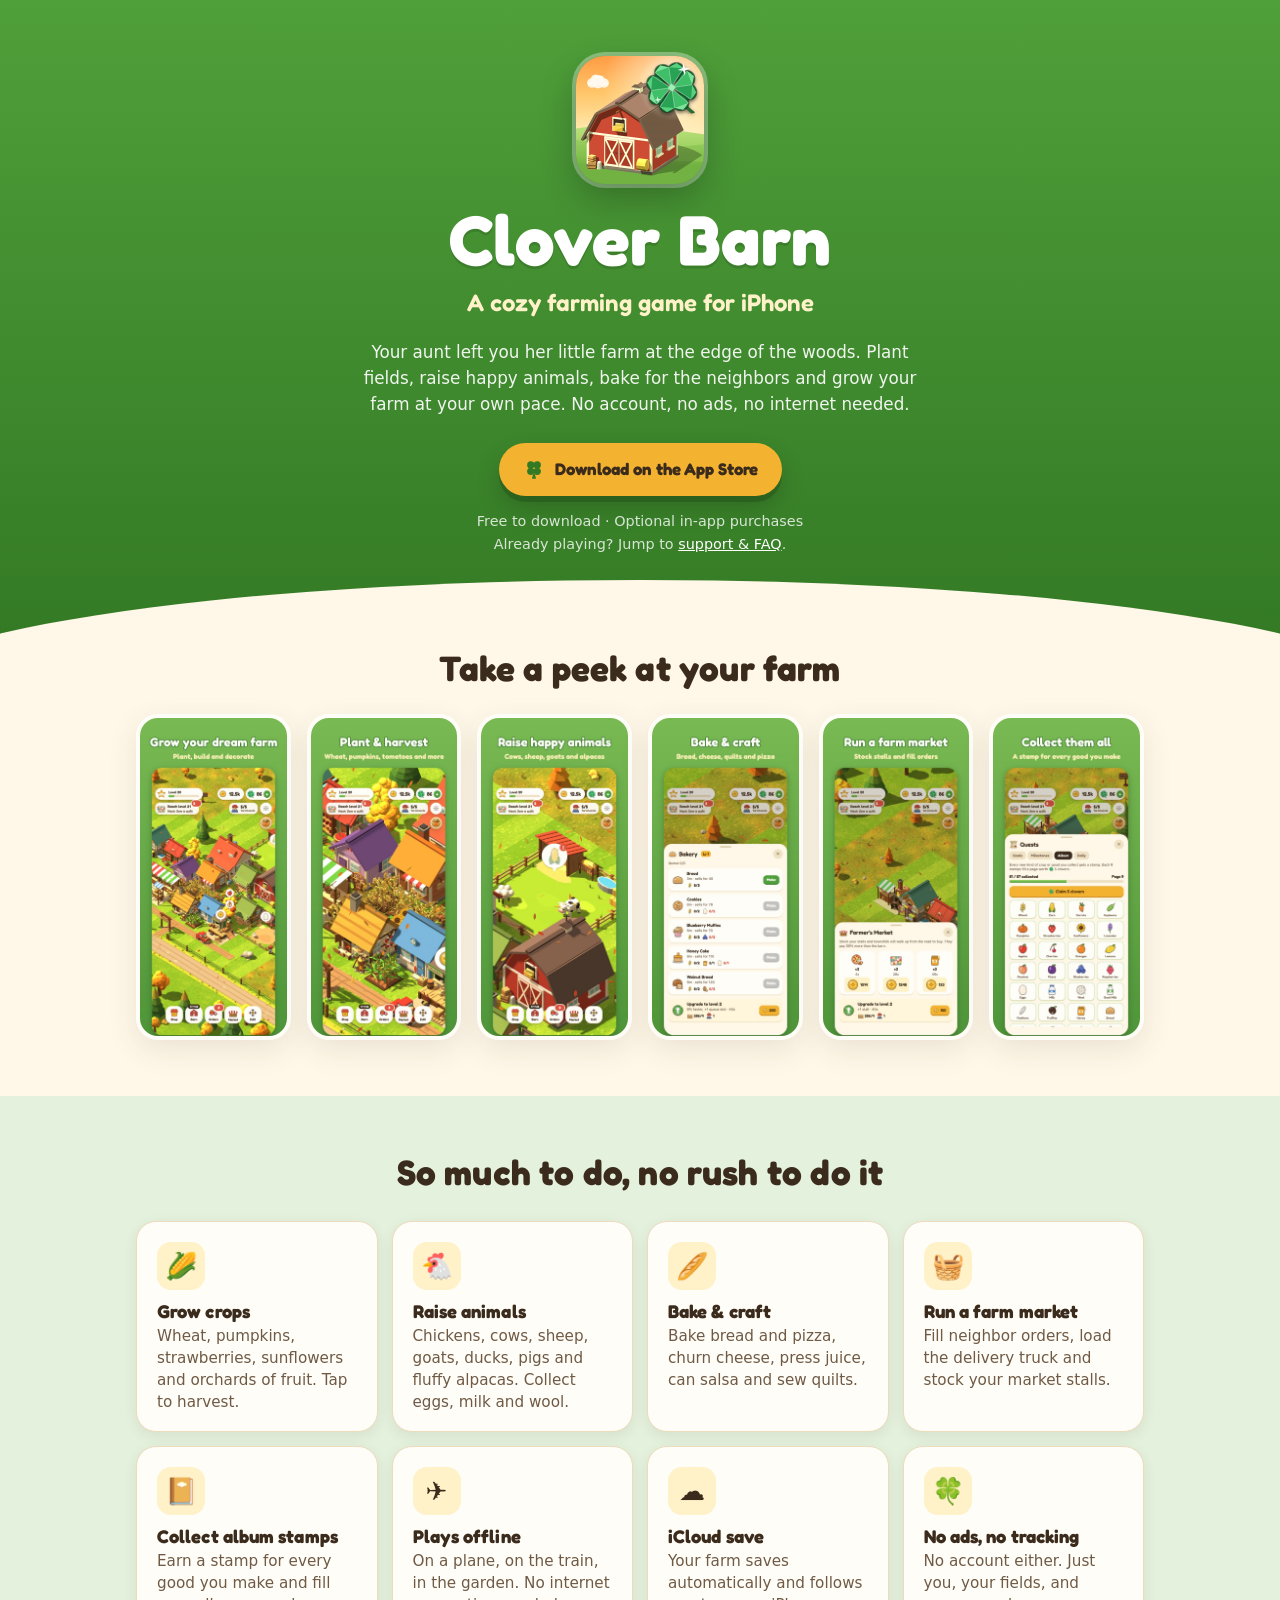
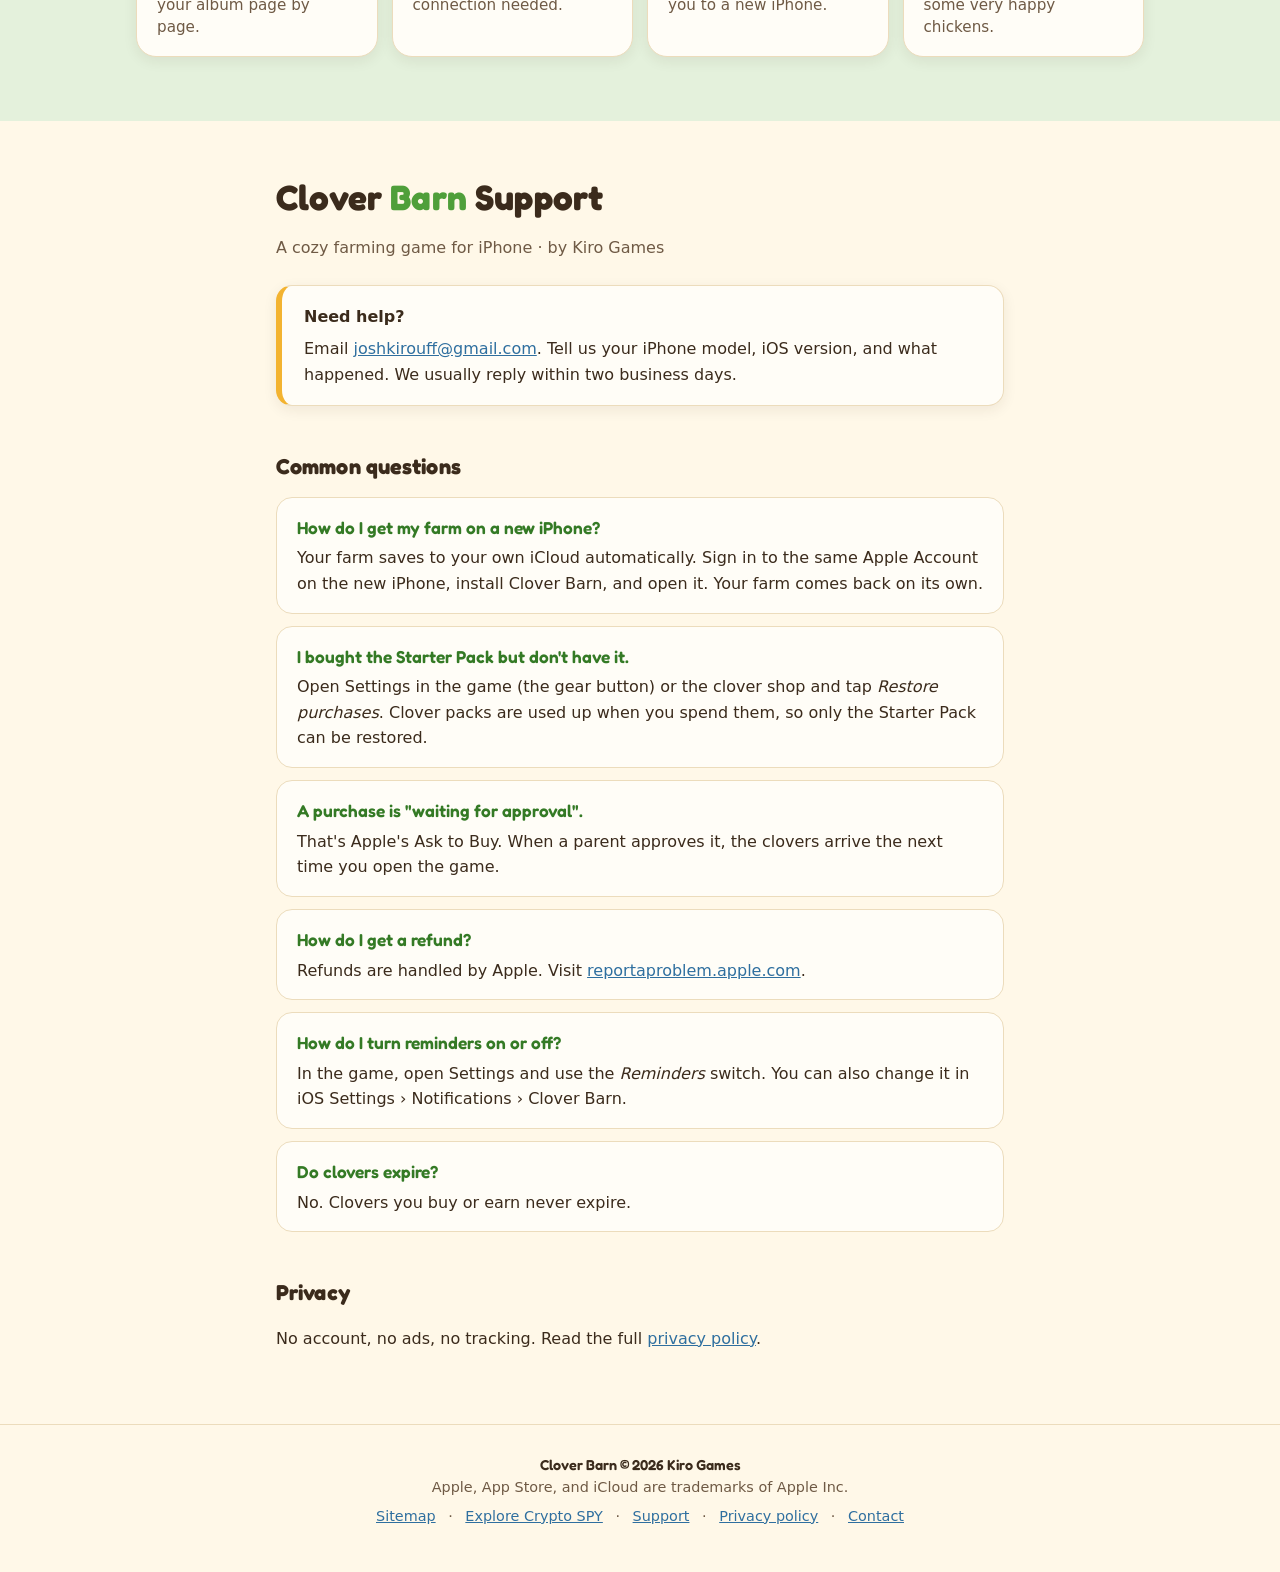
<file: index.html>
<!doctype html>
<html lang="en">
<head>
<meta charset="utf-8">
<meta name="viewport" content="width=device-width, initial-scale=1">
<title>Cozy Farm Game: Clover Barn — Offline Farming Game for iPhone</title>
<meta name="description" content="Download Clover Barn, a cozy offline farming game for iPhone. Grow crops, raise animals, bake and craft, and build your farm. No ads or account needed.">
<link rel="canonical" href="https://jkingo80.github.io/cloverhollow/">
<link rel="sitemap" type="application/xml" href="sitemap.xml">
<meta name="robots" content="index, follow, max-image-preview:large">
<meta name="apple-itunes-app" content="app-id=6816351436">
<meta property="og:type" content="website">
<meta property="og:site_name" content="Clover Barn">
<meta property="og:title" content="Cozy Farm Game: Clover Barn — Offline Farming Game for iPhone">
<meta property="og:description" content="Grow crops, raise happy animals, bake and craft, and build your cozy farm. Free to download on iPhone, with no ads or account needed.">
<meta property="og:url" content="https://jkingo80.github.io/cloverhollow/">
<meta property="og:image" content="https://jkingo80.github.io/cloverhollow/img/icon.png">
<meta property="og:image:alt" content="Clover Barn app icon: a red barn with a shining four-leaf clover">
<meta name="twitter:card" content="summary">
<meta name="twitter:title" content="Cozy Farm Game: Clover Barn">
<meta name="twitter:description" content="A cozy offline farming game for iPhone. Grow crops, raise animals, bake and craft. No ads or account needed.">
<meta name="twitter:image" content="https://jkingo80.github.io/cloverhollow/img/icon.png">
<meta name="theme-color" content="#4f9f3a">
<link rel="icon" type="image/png" href="img/icon.png">
<link rel="apple-touch-icon" href="img/icon.png">
<link rel="preconnect" href="https://fonts.googleapis.com">
<link rel="preconnect" href="https://fonts.gstatic.com" crossorigin>
<link href="https://fonts.googleapis.com/css2?family=Fredoka:wght@500;600;700&display=swap" rel="stylesheet">
<style>
  :root {
    --leaf: #4f9f3a;
    --leaf-deep: #347a25;
    --leaf-soft: #e4f1dc;
    --cream: #fff8e8;
    --paper: #fffdf7;
    --gold: #f3b330;
    --gold-soft: #fff1c8;
    --ink: #3b2b1c;
    --ink2: #6f5a45;
    --line: #ecdcbc;
    --link: #2f6f9f;
    --shadow: 0 10px 30px rgba(59, 43, 28, .10);
    --shadow-sm: 0 4px 14px rgba(59, 43, 28, .08);
  }
  @media (prefers-color-scheme: dark) {
    :root {
      --leaf: #6fbf58;
      --leaf-deep: #4f9f3a;
      --leaf-soft: #22301c;
      --cream: #1c1813;
      --paper: #27211a;
      --gold: #f3b330;
      --gold-soft: #4a3910;
      --ink: #f3ead9;
      --ink2: #cbbba3;
      --line: #46392b;
      --link: #8cc2ef;
      --shadow: 0 10px 30px rgba(0, 0, 0, .35);
      --shadow-sm: 0 4px 14px rgba(0, 0, 0, .3);
    }
  }

  * { box-sizing: border-box; }
  html { scroll-behavior: smooth; -webkit-text-size-adjust: 100%; }
  body {
    margin: 0;
    background: var(--cream);
    color: var(--ink);
    font: 16px/1.6 -apple-system, BlinkMacSystemFont, "SF Pro Text", system-ui, sans-serif;
    overflow-x: hidden;
  }
  img { display: block; max-width: 100%; height: auto; }
  a { color: var(--link); }
  h1, h2, h3, .display { font-family: "Fredoka", -apple-system, system-ui, sans-serif; font-weight: 700; letter-spacing: .005em; }
  h2 { font-size: clamp(1.6rem, 2.2vw + 1rem, 2.2rem); line-height: 1.15; margin: 0 0 .5em; }
  .wrap { max-width: 1040px; margin: 0 auto; padding: 0 16px; }
  .narrow { max-width: 760px; }
  section { padding: 56px 0; }
  .sr-only { position: absolute; width: 1px; height: 1px; overflow: hidden; clip: rect(0 0 0 0); white-space: nowrap; }

  /* Hero */
  .hero {
    position: relative;
    background: linear-gradient(180deg, var(--leaf) 0%, var(--leaf-deep) 100%);
    color: #fff;
    padding: 56px 0 84px;
    overflow: hidden;
  }
  .hero::after {
    /* rolling hill edge into the cream body */
    content: "";
    position: absolute; left: -10%; right: -10%; bottom: -60px;
    height: 120px;
    background: var(--cream);
    border-radius: 50% 50% 0 0 / 100% 100% 0 0;
  }
  .hero .wrap { position: relative; z-index: 1; text-align: center; }
  .hero .icon {
    width: 128px; height: 128px;
    margin: 0 auto 20px;
    border-radius: 29px;
    box-shadow: 0 14px 34px rgba(0, 0, 0, .25), 0 0 0 4px rgba(255, 255, 255, .35);
  }
  .hero h1 {
    font-size: clamp(2.6rem, 6vw + 1rem, 4.4rem);
    line-height: 1;
    margin: 0 0 10px;
    text-shadow: 0 3px 0 rgba(0, 0, 0, .12);
  }
  .hero .tagline {
    font-family: "Fredoka", -apple-system, system-ui, sans-serif;
    font-weight: 600;
    font-size: clamp(1.15rem, 1.2vw + .9rem, 1.5rem);
    color: var(--gold-soft);
    margin: 0 0 16px;
  }
  @media (prefers-color-scheme: dark) { .hero .tagline { color: #ffe39a; } }
  .hero .pitch {
    max-width: 560px;
    margin: 0 auto 26px;
    font-size: 1.05rem;
    line-height: 1.55;
    color: rgba(255, 255, 255, .92);
  }
  .pill {
    display: inline-flex; align-items: center; gap: 10px;
    background: var(--gold);
    color: #3b2b1c;
    font-family: "Fredoka", -apple-system, system-ui, sans-serif;
    font-weight: 700;
    font-size: 1.05rem;
    padding: 13px 24px;
    border-radius: 999px;
    box-shadow: 0 6px 0 rgba(0, 0, 0, .14), 0 12px 24px rgba(0, 0, 0, .18);
    white-space: nowrap;
    text-decoration: none;
  }
  .pill svg { width: 22px; height: 22px; flex: none; }
  .hero .note { margin: 14px 0 0; font-size: .9rem; color: rgba(255, 255, 255, .8); }
  .hero .note a { color: #fff; }

  /* Screenshots */
  .shots { padding-top: 8px; }
  .shots h2, .features h2 { text-align: center; }
  .shot-row {
    display: flex; gap: 16px;
    overflow-x: auto;
    padding: 12px 16px 28px;
    margin: 0 -16px;
    scroll-snap-type: x mandatory;
    -webkit-overflow-scrolling: touch;
    scrollbar-width: none;
  }
  .shot-row::-webkit-scrollbar { display: none; }
  .shot-row figure {
    flex: 0 0 66%;
    max-width: 260px;
    margin: 0;
    scroll-snap-align: center;
  }
  .shot-row img {
    width: 100%;
    border-radius: 22px;
    box-shadow: var(--shadow);
    border: 4px solid var(--paper);
  }
  .shots .hint { text-align: center; color: var(--ink2); font-size: .9rem; margin: 0; }
  @media (min-width: 720px) {
    .shot-row {
      display: grid;
      grid-template-columns: repeat(3, minmax(0, 1fr));
      gap: 22px;
      overflow: visible;
      padding: 8px 0 0;
      margin: 0;
    }
    .shot-row figure { max-width: none; }
    .shots .hint { display: none; }
  }
  @media (min-width: 1000px) {
    .shot-row { grid-template-columns: repeat(6, minmax(0, 1fr)); gap: 16px; }
  }

  /* Features */
  .features { background: var(--leaf-soft); padding: 56px 0 64px; }
  .feature-grid {
    display: grid;
    grid-template-columns: 1fr;
    gap: 14px;
    margin: 28px 0 0;
    padding: 0;
    list-style: none;
  }
  @media (min-width: 560px) { .feature-grid { grid-template-columns: repeat(2, minmax(0, 1fr)); } }
  @media (min-width: 900px) { .feature-grid { grid-template-columns: repeat(4, minmax(0, 1fr)); } }
  .feature {
    background: var(--paper);
    border: 1px solid var(--line);
    border-radius: 20px;
    padding: 20px 20px 18px;
    box-shadow: var(--shadow-sm);
    display: flex; gap: 14px; align-items: flex-start;
  }
  @media (min-width: 900px) { .feature { flex-direction: column; gap: 10px; } }
  .feature .em {
    flex: none;
    width: 48px; height: 48px;
    border-radius: 14px;
    background: var(--gold-soft);
    display: grid; place-items: center;
    font-size: 26px; line-height: 1;
  }
  .feature h3 { margin: 0 0 3px; font-size: 1.15rem; line-height: 1.2; }
  .feature p { margin: 0; color: var(--ink2); font-size: .95rem; line-height: 1.45; }

  /* Support */
  .support h2 { text-align: left; }
  .support h2 span { color: var(--leaf); }
  .meta { color: var(--ink2); margin: 0 0 24px; }
  .summary {
    background: var(--paper);
    border: 1px solid var(--line);
    border-left: 6px solid var(--gold);
    border-radius: 16px;
    padding: 18px 22px;
    box-shadow: var(--shadow-sm);
  }
  .support h3 { font-size: 1.35rem; margin: 2em 0 .6em; }
  .faq { margin: 0; padding: 0; list-style: none; }
  .faq li {
    background: var(--paper);
    border: 1px solid var(--line);
    border-radius: 16px;
    padding: 16px 20px;
    margin: 0 0 12px;
  }
  .faq strong { display: block; font-family: "Fredoka", -apple-system, system-ui, sans-serif; font-weight: 600; font-size: 1.08rem; color: var(--leaf-deep); margin-bottom: 4px; }
  @media (prefers-color-scheme: dark) { .faq strong { color: var(--leaf); } }
  .faq p { margin: 0; }
  .privacy { margin-top: 32px; }

  footer {
    border-top: 1px solid var(--line);
    padding: 28px 0 44px;
    color: var(--ink2);
    font-size: .9rem;
    text-align: center;
  }
  footer .brand { font-family: "Fredoka", -apple-system, system-ui, sans-serif; font-weight: 600; color: var(--ink); }
  footer nav { margin-top: 6px; }
  footer nav a { margin: 0 8px; }

  @media (prefers-reduced-motion: reduce) { html { scroll-behavior: auto; } }
</style>
<script type="application/ld+json">
{
  "@context": "https://schema.org",
  "@graph": [
    {
      "@type": "WebSite",
      "@id": "https://jkingo80.github.io/cloverhollow/#website",
      "url": "https://jkingo80.github.io/cloverhollow/",
      "name": "Clover Barn",
      "inLanguage": "en"
    },
    {
      "@type": "MobileApplication",
      "@id": "https://jkingo80.github.io/cloverhollow/#app",
      "name": "Cozy Farm Game: Clover Barn",
      "url": "https://jkingo80.github.io/cloverhollow/",
      "sameAs": "https://apps.apple.com/us/app/cozy-farm-game-clover-barn/id6816351436",
      "installUrl": "https://apps.apple.com/us/app/cozy-farm-game-clover-barn/id6816351436",
      "operatingSystem": "iOS 16.0 or later",
      "applicationCategory": "GameApplication",
      "description": "A cozy offline farming game for iPhone. Grow crops, raise animals, bake and craft, and run a farm market.",
      "image": "https://jkingo80.github.io/cloverhollow/img/icon.png",
      "publisher": {
        "@type": "Organization",
        "name": "Kiro Games"
      },
      "offers": {
        "@type": "Offer",
        "price": "0",
        "priceCurrency": "USD",
        "url": "https://apps.apple.com/us/app/cozy-farm-game-clover-barn/id6816351436"
      }
    }
  ]
}
</script>
</head>
<body>

<header class="hero">
  <div class="wrap">
    <img class="icon" src="img/icon.png" width="128" height="128" alt="Clover Barn app icon: a red barn with a shining four-leaf clover">
    <h1>Clover Barn</h1>
    <p class="tagline">A cozy farming game for iPhone</p>
    <p class="pitch">Your aunt left you her little farm at the edge of the woods. Plant fields, raise happy animals, bake for the neighbors and grow your farm at your own pace. No account, no ads, no internet needed.</p>
    <a class="pill" href="https://apps.apple.com/us/app/cozy-farm-game-clover-barn/id6816351436" aria-label="Download Cozy Farm Game: Clover Barn on the App Store">
      <svg viewBox="0 0 24 24" aria-hidden="true" fill="#347a25"><circle cx="8.5" cy="7.5" r="4"/><circle cx="15.5" cy="7.5" r="4"/><circle cx="8.5" cy="14.5" r="4"/><circle cx="15.5" cy="14.5" r="4"/><path d="M11 17.5h2l1.2 5h-4.4z"/></svg>
      Download on the App Store
    </a>
    <p class="note">Free to download · Optional in-app purchases<br>Already playing? Jump to <a href="#support">support &amp; FAQ</a>.</p>
  </div>
</header>

<main>
  <section class="shots" aria-labelledby="shots-h">
    <div class="wrap">
      <h2 id="shots-h">Take a peek at your farm</h2>
      <div class="shot-row">
        <figure><img src="img/shot-1.jpg" width="600" height="1304" alt="Screenshot: an overhead view of a bustling farm with colourful houses, a red barn and market stalls. Caption: Grow your dream farm" loading="eager"></figure>
        <figure><img src="img/shot-2.jpg" width="600" height="1304" alt="Screenshot: fields of corn, sunflowers and pumpkins beside cozy houses. Caption: Plant and harvest" loading="lazy"></figure>
        <figure><img src="img/shot-3.jpg" width="600" height="1304" alt="Screenshot: a pasture with cows, sheep and a red barn. Caption: Raise happy animals" loading="lazy"></figure>
        <figure><img src="img/shot-4.jpg" width="600" height="1304" alt="Screenshot: the Bakery queue with bread and cookies ready to make. Caption: Bake and craft" loading="lazy"></figure>
        <figure><img src="img/shot-5.jpg" width="600" height="1304" alt="Screenshot: the Farmer's Market stalls in autumn. Caption: Run a farm market" loading="lazy"></figure>
        <figure><img src="img/shot-6.jpg" width="600" height="1304" alt="Screenshot: the Album page with crop and goods stamps, 51 of 57 collected. Caption: Collect them all" loading="lazy"></figure>
      </div>
      <p class="hint">Swipe to see more →</p>
    </div>
  </section>

  <section class="features" aria-labelledby="features-h">
    <div class="wrap">
      <h2 id="features-h">So much to do, no rush to do it</h2>
      <ul class="feature-grid">
        <li class="feature"><span class="em" aria-hidden="true">🌽</span><div><h3>Grow crops</h3><p>Wheat, pumpkins, strawberries, sunflowers and orchards of fruit. Tap to harvest.</p></div></li>
        <li class="feature"><span class="em" aria-hidden="true">🐔</span><div><h3>Raise animals</h3><p>Chickens, cows, sheep, goats, ducks, pigs and fluffy alpacas. Collect eggs, milk and wool.</p></div></li>
        <li class="feature"><span class="em" aria-hidden="true">🥖</span><div><h3>Bake &amp; craft</h3><p>Bake bread and pizza, churn cheese, press juice, can salsa and sew quilts.</p></div></li>
        <li class="feature"><span class="em" aria-hidden="true">🧺</span><div><h3>Run a farm market</h3><p>Fill neighbor orders, load the delivery truck and stock your market stalls.</p></div></li>
        <li class="feature"><span class="em" aria-hidden="true">📔</span><div><h3>Collect album stamps</h3><p>Earn a stamp for every good you make and fill your album page by page.</p></div></li>
        <li class="feature"><span class="em" aria-hidden="true">✈️</span><div><h3>Plays offline</h3><p>On a plane, on the train, in the garden. No internet connection needed.</p></div></li>
        <li class="feature"><span class="em" aria-hidden="true">☁️</span><div><h3>iCloud save</h3><p>Your farm saves automatically and follows you to a new iPhone.</p></div></li>
        <li class="feature"><span class="em" aria-hidden="true">🍀</span><div><h3>No ads, no tracking</h3><p>No account either. Just you, your fields, and some very happy chickens.</p></div></li>
      </ul>
    </div>
  </section>

  <section class="support" id="support" aria-labelledby="support-h">
    <div class="wrap narrow">
      <h2 id="support-h">Clover <span>Barn</span> Support</h2>
      <p class="meta">A cozy farming game for iPhone · by Kiro Games</p>

      <div class="summary">
        <strong>Need help?</strong>
        <p style="margin:.4em 0 0">Email <a href="mailto:joshkirouff@gmail.com?subject=Clover%20Barn%20support">joshkirouff@gmail.com</a>. Tell us your iPhone model, iOS version, and what happened. We usually reply within two business days.</p>
      </div>

      <h3>Common questions</h3>
      <ul class="faq">
        <li><strong>How do I get my farm on a new iPhone?</strong><p>Your farm saves to your own iCloud automatically. Sign in to the same Apple Account on the new iPhone, install Clover Barn, and open it. Your farm comes back on its own.</p></li>
        <li><strong>I bought the Starter Pack but don't have it.</strong><p>Open Settings in the game (the gear button) or the clover shop and tap <em>Restore purchases</em>. Clover packs are used up when you spend them, so only the Starter Pack can be restored.</p></li>
        <li><strong>A purchase is "waiting for approval".</strong><p>That's Apple's Ask to Buy. When a parent approves it, the clovers arrive the next time you open the game.</p></li>
        <li><strong>How do I get a refund?</strong><p>Refunds are handled by Apple. Visit <a href="https://reportaproblem.apple.com">reportaproblem.apple.com</a>.</p></li>
        <li><strong>How do I turn reminders on or off?</strong><p>In the game, open Settings and use the <em>Reminders</em> switch. You can also change it in iOS Settings › Notifications › Clover Barn.</p></li>
        <li><strong>Do clovers expire?</strong><p>No. Clovers you buy or earn never expire.</p></li>
      </ul>

      <h3 class="privacy">Privacy</h3>
      <p>No account, no ads, no tracking. Read the full <a href="privacy.html">privacy policy</a>.</p>
    </div>
  </section>
</main>

<footer>
  <div class="wrap">
    <div class="brand">Clover Barn © 2026 Kiro Games</div>
    <div>Apple, App Store, and iCloud are trademarks of Apple Inc.</div>
    <nav><a href="sitemap.xml">Sitemap</a> · <a href="https://jkingo80.github.io/cryptospy/">Explore Crypto SPY</a> · <a href="#support">Support</a> · <a href="privacy.html">Privacy policy</a> · <a href="mailto:joshkirouff@gmail.com?subject=Clover%20Barn%20support">Contact</a></nav>
  </div>
</footer>

</body>
</html>
</file>
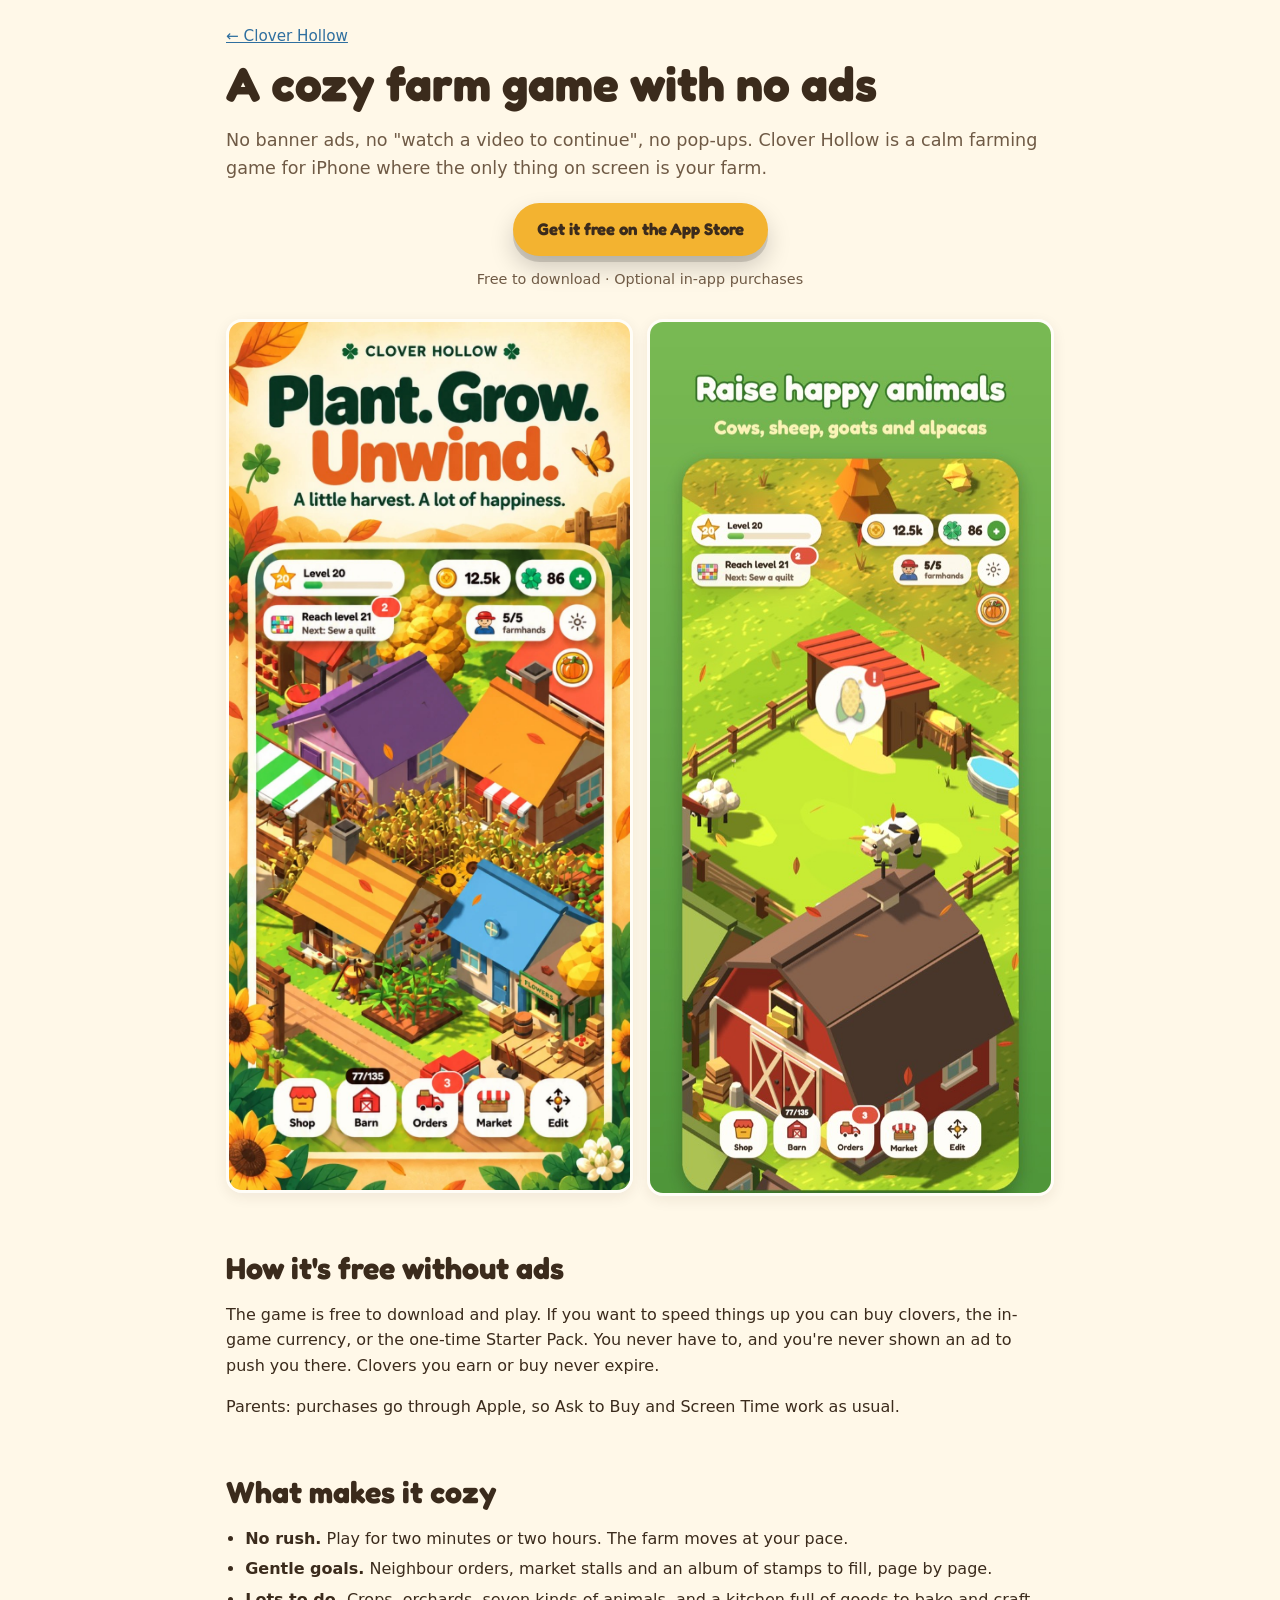
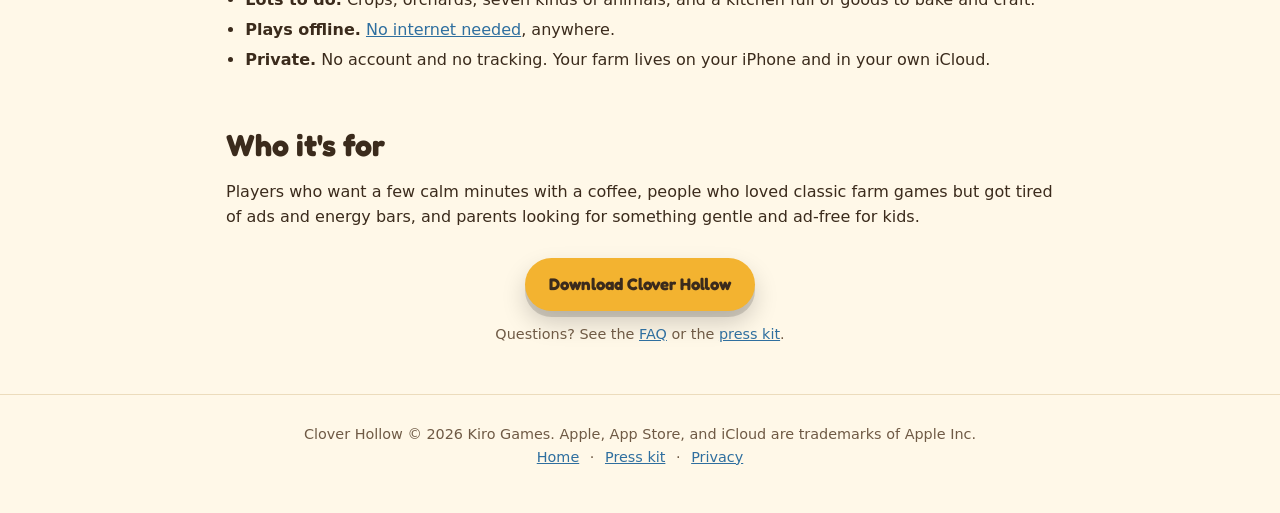
<file: cozy-farm-game-no-ads.html>
<!doctype html>
<html lang="en">
<head>
<meta charset="utf-8">
<meta name="viewport" content="width=device-width, initial-scale=1">
<title>Cozy Farm Game with No Ads for iPhone | Clover Hollow</title>
<meta name="description" content="Clover Hollow is a cozy farming game for iPhone with no ads, no account and no tracking. Grow crops, raise animals and bake at your own pace.">
<link rel="canonical" href="https://jkingo80.github.io/cloverhollow/cozy-farm-game-no-ads.html">
<meta name="robots" content="index, follow, max-image-preview:large">
<meta property="og:type" content="article">
<meta property="og:title" content="A cozy farm game with no ads">
<meta property="og:description" content="No ads, no account, no tracking. Just you, your fields and some very happy chickens.">
<meta property="og:url" content="https://jkingo80.github.io/cloverhollow/cozy-farm-game-no-ads.html">
<meta property="og:image" content="https://jkingo80.github.io/cloverhollow/img/share.jpg">
<meta name="twitter:card" content="summary_large_image">
<meta name="apple-itunes-app" content="app-id=6816351436">
<meta name="theme-color" content="#4f9f3a">
<link rel="icon" type="image/png" href="img/icon.png">
<link rel="preconnect" href="https://fonts.googleapis.com">
<link rel="preconnect" href="https://fonts.gstatic.com" crossorigin>
<link href="https://fonts.googleapis.com/css2?family=Fredoka:wght@500;600;700&display=swap" rel="stylesheet">
<link rel="stylesheet" href="site.css">
<script src="go.js"></script>
</head>
<body>
<main class="wrap">
  <a class="back" href="./">← Clover Hollow</a>
  <h1>A cozy farm game with no ads</h1>
  <p class="lede">No banner ads, no "watch a video to continue", no pop-ups. Clover Hollow is a calm farming game for iPhone where the only thing on screen is your farm.</p>

  <div class="cta" style="margin-top:8px">
    <a class="pill" data-ct="web-noads" href="https://apps.apple.com/us/app/clover-hollow-cozy-farm/id6816351436">Get it free on the App Store</a>
    <p>Free to download · Optional in-app purchases</p>
  </div>

  <div class="grid">
    <figure><img src="img/press/poster.jpg" width="924" height="2000" alt="Clover Hollow key art: Plant. Grow. Unwind." loading="lazy"></figure>
    <figure><img src="img/shot-3.jpg" width="600" height="1303" alt="Clover Hollow screenshot: a pasture with cows, sheep and a red barn" loading="lazy"></figure>
  </div>

  <h2>How it's free without ads</h2>
  <p>The game is free to download and play. If you want to speed things up you can buy clovers, the in-game currency, or the one-time Starter Pack. You never have to, and you're never shown an ad to push you there. Clovers you earn or buy never expire.</p>
  <p>Parents: purchases go through Apple, so Ask to Buy and Screen Time work as usual.</p>

  <h2>What makes it cozy</h2>
  <ul class="ticks">
    <li><strong>No rush.</strong> Play for two minutes or two hours. The farm moves at your pace.</li>
    <li><strong>Gentle goals.</strong> Neighbour orders, market stalls and an album of stamps to fill, page by page.</li>
    <li><strong>Lots to do.</strong> Crops, orchards, seven kinds of animals, and a kitchen full of goods to bake and craft.</li>
    <li><strong>Plays offline.</strong> <a href="offline-farming-game.html">No internet needed</a>, anywhere.</li>
    <li><strong>Private.</strong> No account and no tracking. Your farm lives on your iPhone and in your own iCloud.</li>
  </ul>

  <h2>Who it's for</h2>
  <p>Players who want a few calm minutes with a coffee, people who loved classic farm games but got tired of ads and energy bars, and parents looking for something gentle and ad-free for kids.</p>

  <div class="cta">
    <a class="pill" data-ct="web-noads" href="https://apps.apple.com/us/app/clover-hollow-cozy-farm/id6816351436">Download Clover Hollow</a>
    <p>Questions? See the <a href="./#support">FAQ</a> or the <a href="press.html">press kit</a>.</p>
  </div>
</main>
<footer><div class="wrap">Clover Hollow © 2026 Kiro Games. Apple, App Store, and iCloud are trademarks of Apple Inc.<br><nav><a href="./">Home</a> · <a href="press.html">Press kit</a> · <a href="privacy.html">Privacy</a></nav></div></footer>
</body>
</html>
</file>
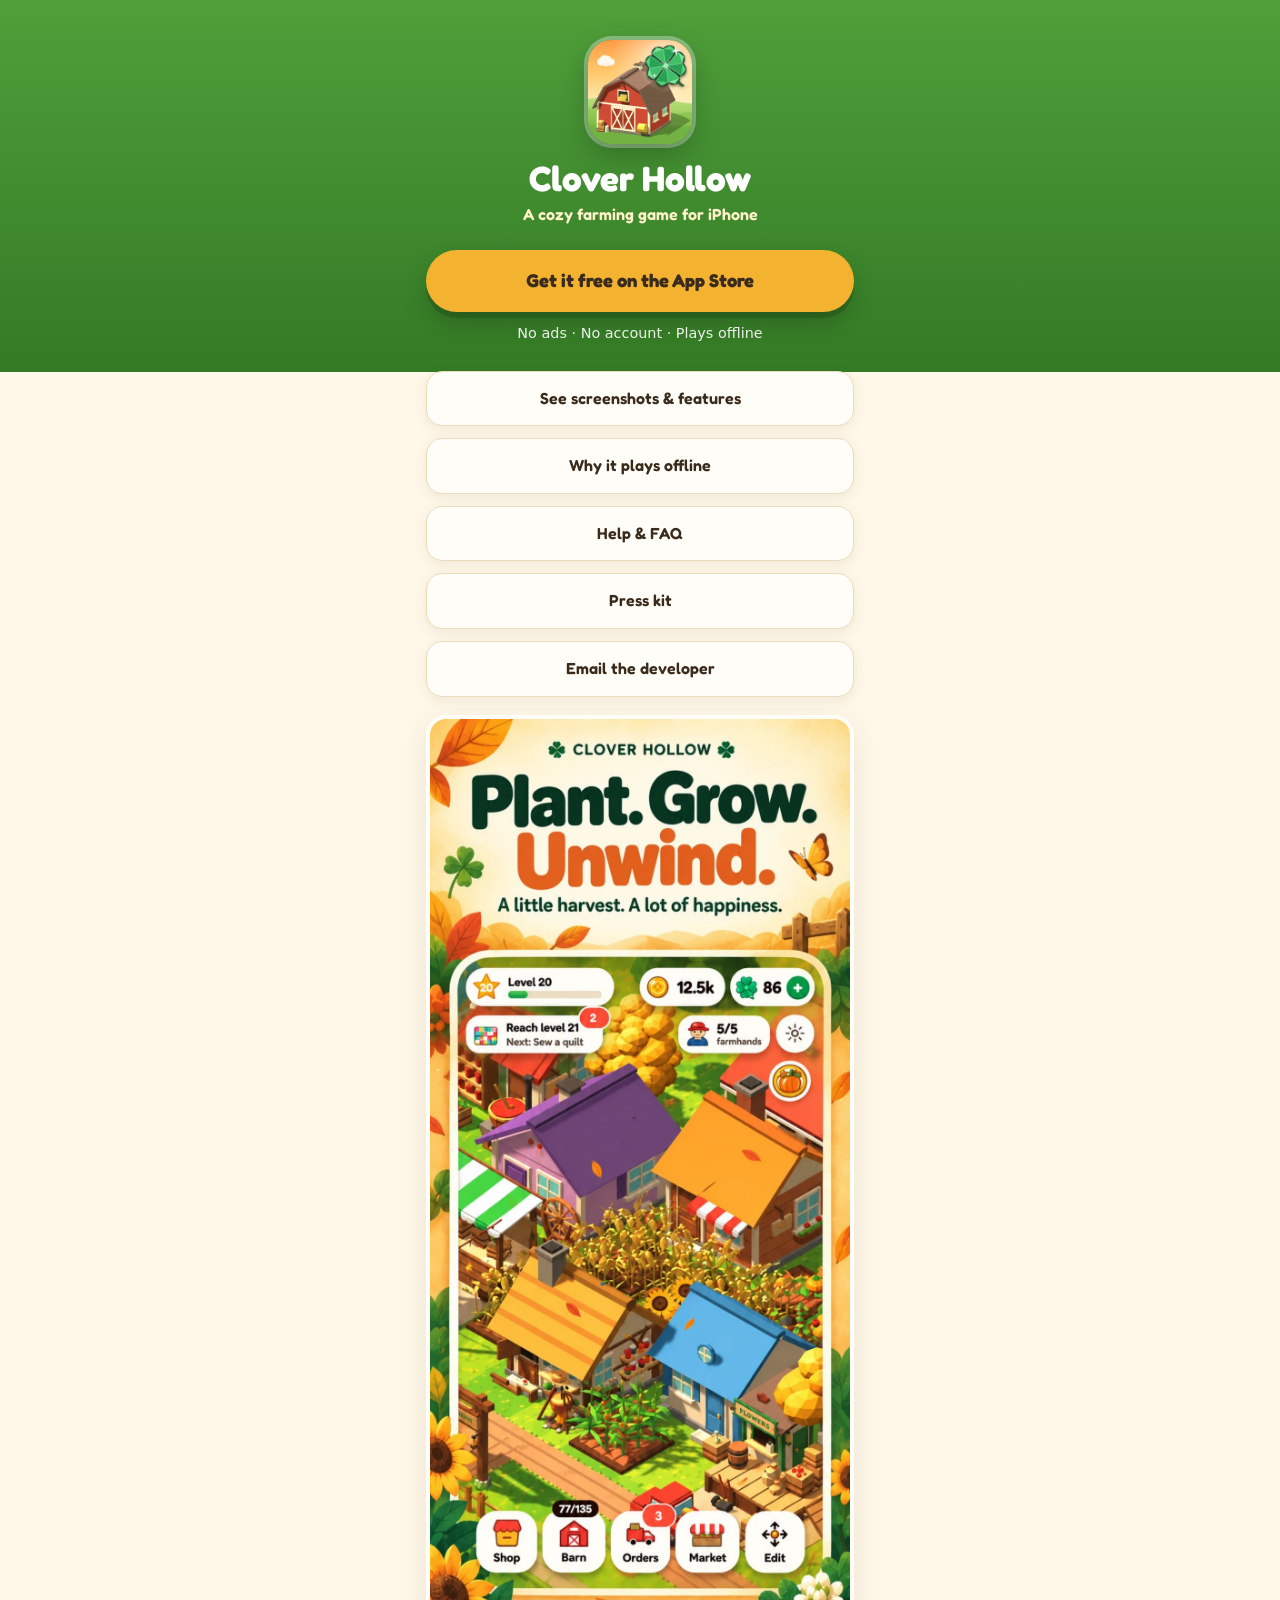
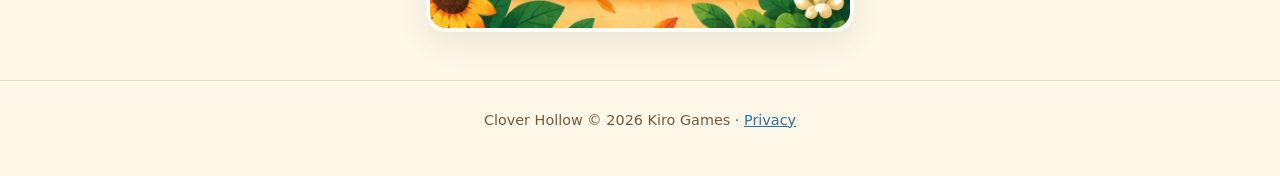
<file: links.html>
<!doctype html>
<html lang="en">
<head>
<meta charset="utf-8">
<meta name="viewport" content="width=device-width, initial-scale=1">
<title>Clover Hollow Links</title>
<meta name="description" content="Download Clover Hollow, a cozy offline farming game for iPhone, and find support, the press kit and more.">
<link rel="canonical" href="https://jkingo80.github.io/cloverhollow/links.html">
<meta property="og:type" content="website">
<meta property="og:title" content="Clover Hollow: Cozy Farm">
<meta property="og:description" content="A cozy offline farming game for iPhone. Free to download, no ads, no account.">
<meta property="og:url" content="https://jkingo80.github.io/cloverhollow/links.html">
<meta property="og:image" content="https://jkingo80.github.io/cloverhollow/img/share.jpg">
<meta name="twitter:card" content="summary_large_image">
<meta name="theme-color" content="#4f9f3a">
<link rel="icon" type="image/png" href="img/icon.png">
<link rel="preconnect" href="https://fonts.googleapis.com">
<link rel="preconnect" href="https://fonts.gstatic.com" crossorigin>
<link href="https://fonts.googleapis.com/css2?family=Fredoka:wght@500;600;700&display=swap" rel="stylesheet">
<link rel="stylesheet" href="site.css">
<style>
  body { background: linear-gradient(180deg, var(--leaf) 0, var(--leaf-deep) 372px, var(--cream) 372px); }
  .bio { max-width: 460px; margin: 0 auto; padding: 40px 16px 24px; text-align: center; }
  .bio .icon { width: 104px; height: 104px; margin: 0 auto 14px; border-radius: 24px; box-shadow: 0 10px 28px rgba(0,0,0,.25), 0 0 0 4px rgba(255,255,255,.35); }
  .bio h1 { color: #fff; font-size: 2.2rem; margin: 0; }
  .bio .tag { color: #fff1c8; font-family: "Fredoka", system-ui, sans-serif; font-weight: 600; margin: 4px 0 22px; }
  .bio .pill { width: 100%; padding: 16px 24px; font-size: 1.15rem; }
  .bio .sub { color: rgba(255,255,255,.9); font-size: .9rem; margin: 10px 0 26px; }
  .links { list-style: none; margin: 0; padding: 0; }
  .links a {
    display: block; padding: 14px 18px; margin: 0 0 12px;
    background: var(--paper); color: var(--ink); text-decoration: none;
    border: 1px solid var(--line); border-radius: 16px; box-shadow: var(--shadow-sm);
    font-family: "Fredoka", system-ui, sans-serif; font-weight: 600;
  }
  .peek { margin: 18px 0 0; }
  .peek img { border-radius: 20px; border: 4px solid var(--paper); box-shadow: var(--shadow); }
  footer { margin-top: 24px; }
</style>
<script src="go.js"></script>
</head>
<body>
<main class="bio">
  <img class="icon" src="img/icon.png" width="104" height="104" alt="Clover Hollow app icon">
  <h1>Clover Hollow</h1>
  <p class="tag">A cozy farming game for iPhone</p>
  <a class="pill" data-ct="bio" href="https://apps.apple.com/us/app/clover-hollow-cozy-farm/id6816351436">Get it free on the App Store</a>
  <p class="sub">No ads · No account · Plays offline</p>
  <ul class="links">
    <li><a href="./">See screenshots &amp; features</a></li>
    <li><a href="offline-farming-game.html">Why it plays offline</a></li>
    <li><a href="./#support">Help &amp; FAQ</a></li>
    <li><a href="press.html">Press kit</a></li>
    <li><a href="mailto:joshkirouff@gmail.com?subject=Clover%20Hollow">Email the developer</a></li>
  </ul>
  <div class="peek"><img src="img/press/poster.jpg" width="924" height="2000" alt="Clover Hollow: Plant. Grow. Unwind. A cozy autumn farm with colourful houses and fields" loading="lazy"></div>
</main>
<footer><div class="wrap">Clover Hollow © 2026 Kiro Games · <a href="privacy.html">Privacy</a></div></footer>
</body>
</html>
</file>
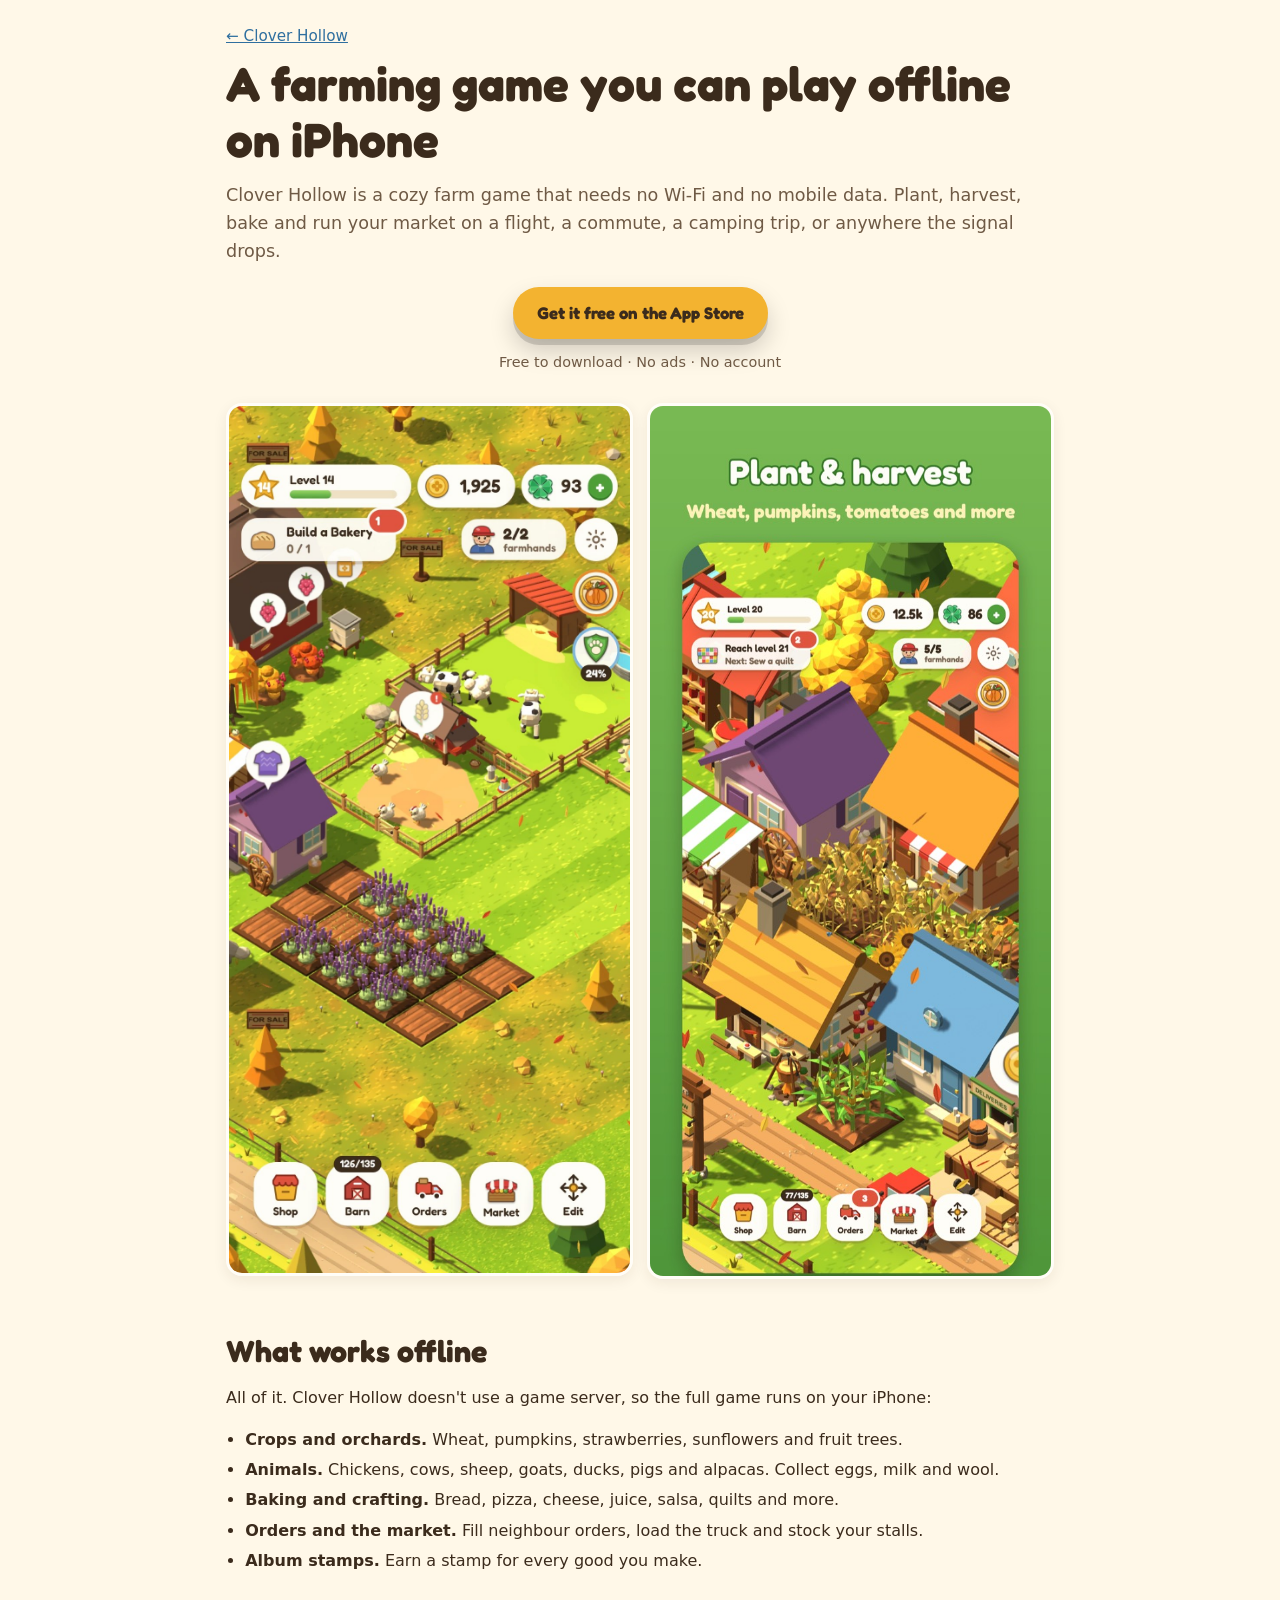
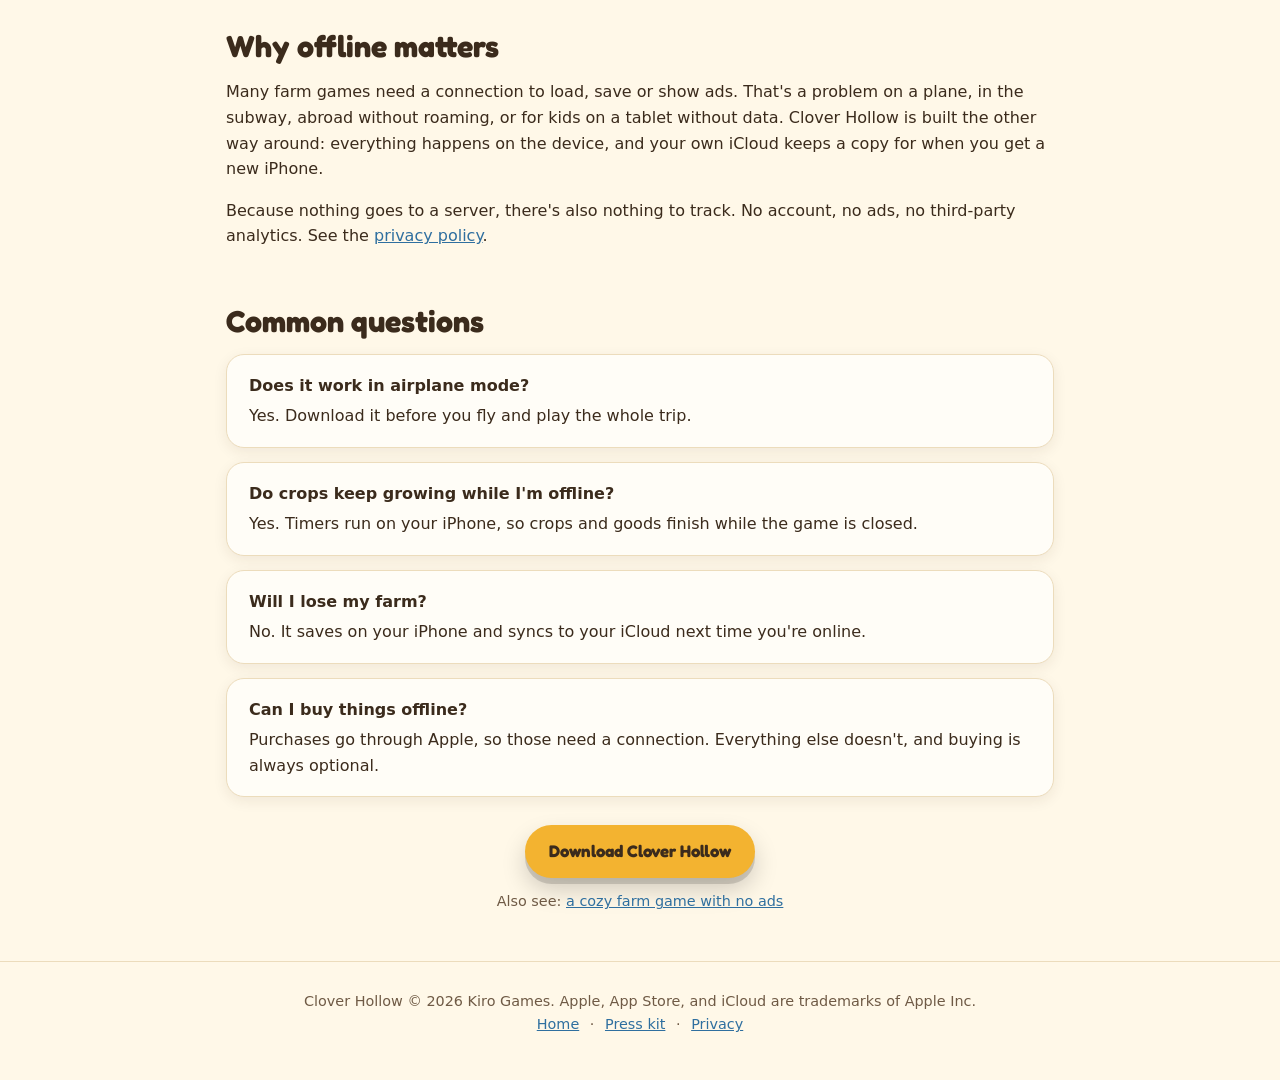
<file: offline-farming-game.html>
<!doctype html>
<html lang="en">
<head>
<meta charset="utf-8">
<meta name="viewport" content="width=device-width, initial-scale=1">
<title>Offline Farming Game for iPhone | Clover Hollow</title>
<meta name="description" content="Looking for a farming game you can play offline on iPhone? Clover Hollow works with no Wi-Fi or data: plant crops, raise animals and bake on a plane, train or anywhere.">
<link rel="canonical" href="https://jkingo80.github.io/cloverhollow/offline-farming-game.html">
<meta name="robots" content="index, follow, max-image-preview:large">
<meta property="og:type" content="article">
<meta property="og:title" content="An offline farming game for iPhone">
<meta property="og:description" content="Clover Hollow plays fully offline. No Wi-Fi, no data, no account, no ads.">
<meta property="og:url" content="https://jkingo80.github.io/cloverhollow/offline-farming-game.html">
<meta property="og:image" content="https://jkingo80.github.io/cloverhollow/img/share.jpg">
<meta name="twitter:card" content="summary_large_image">
<meta name="apple-itunes-app" content="app-id=6816351436">
<meta name="theme-color" content="#4f9f3a">
<link rel="icon" type="image/png" href="img/icon.png">
<link rel="preconnect" href="https://fonts.googleapis.com">
<link rel="preconnect" href="https://fonts.gstatic.com" crossorigin>
<link href="https://fonts.googleapis.com/css2?family=Fredoka:wght@500;600;700&display=swap" rel="stylesheet">
<link rel="stylesheet" href="site.css">
<script src="go.js"></script>
<script type="application/ld+json">
{
  "@context": "https://schema.org",
  "@type": "FAQPage",
  "mainEntity": [
    {"@type": "Question", "name": "Does Clover Hollow work without internet?",
     "acceptedAnswer": {"@type": "Answer", "text": "Yes. Every part of the game works offline: planting, animals, baking, orders and the market. You only need a connection to download the game and to make an optional purchase."}},
    {"@type": "Question", "name": "Do crops keep growing while I'm offline?",
     "acceptedAnswer": {"@type": "Answer", "text": "Yes. Timers run on your iPhone, so crops and goods finish while the game is closed or you have no signal."}},
    {"@type": "Question", "name": "Will I lose my farm if I play offline?",
     "acceptedAnswer": {"@type": "Answer", "text": "No. Your farm saves on your iPhone and syncs to your own iCloud the next time you're connected."}},
    {"@type": "Question", "name": "Does the game have ads?",
     "acceptedAnswer": {"@type": "Answer", "text": "No. Clover Hollow has no ads and no tracking, online or offline."}}
  ]
}
</script>
</head>
<body>
<main class="wrap">
  <a class="back" href="./">← Clover Hollow</a>
  <h1>A farming game you can play offline on iPhone</h1>
  <p class="lede">Clover Hollow is a cozy farm game that needs no Wi-Fi and no mobile data. Plant, harvest, bake and run your market on a flight, a commute, a camping trip, or anywhere the signal drops.</p>

  <div class="cta" style="margin-top:8px">
    <a class="pill" data-ct="web-offline" href="https://apps.apple.com/us/app/clover-hollow-cozy-farm/id6816351436">Get it free on the App Store</a>
    <p>Free to download · No ads · No account</p>
  </div>

  <div class="grid">
    <figure><img src="img/press/gameplay-autumn.jpg" width="924" height="2000" alt="Clover Hollow gameplay: an autumn farm with lavender, cows, sheep and chickens" loading="lazy"></figure>
    <figure><img src="img/shot-2.jpg" width="600" height="1303" alt="Clover Hollow screenshot: fields of corn, sunflowers and pumpkins" loading="lazy"></figure>
  </div>

  <h2>What works offline</h2>
  <p>All of it. Clover Hollow doesn't use a game server, so the full game runs on your iPhone:</p>
  <ul class="ticks">
    <li><strong>Crops and orchards.</strong> Wheat, pumpkins, strawberries, sunflowers and fruit trees.</li>
    <li><strong>Animals.</strong> Chickens, cows, sheep, goats, ducks, pigs and alpacas. Collect eggs, milk and wool.</li>
    <li><strong>Baking and crafting.</strong> Bread, pizza, cheese, juice, salsa, quilts and more.</li>
    <li><strong>Orders and the market.</strong> Fill neighbour orders, load the truck and stock your stalls.</li>
    <li><strong>Album stamps.</strong> Earn a stamp for every good you make.</li>
  </ul>

  <h2>Why offline matters</h2>
  <p>Many farm games need a connection to load, save or show ads. That's a problem on a plane, in the subway, abroad without roaming, or for kids on a tablet without data. Clover Hollow is built the other way around: everything happens on the device, and your own iCloud keeps a copy for when you get a new iPhone.</p>
  <p>Because nothing goes to a server, there's also nothing to track. No account, no ads, no third-party analytics. See the <a href="privacy.html">privacy policy</a>.</p>

  <h2>Common questions</h2>
  <div class="card"><strong>Does it work in airplane mode?</strong><p style="margin:.3em 0 0">Yes. Download it before you fly and play the whole trip.</p></div>
  <div class="card"><strong>Do crops keep growing while I'm offline?</strong><p style="margin:.3em 0 0">Yes. Timers run on your iPhone, so crops and goods finish while the game is closed.</p></div>
  <div class="card"><strong>Will I lose my farm?</strong><p style="margin:.3em 0 0">No. It saves on your iPhone and syncs to your iCloud next time you're online.</p></div>
  <div class="card"><strong>Can I buy things offline?</strong><p style="margin:.3em 0 0">Purchases go through Apple, so those need a connection. Everything else doesn't, and buying is always optional.</p></div>

  <div class="cta">
    <a class="pill" data-ct="web-offline" href="https://apps.apple.com/us/app/clover-hollow-cozy-farm/id6816351436">Download Clover Hollow</a>
    <p>Also see: <a href="cozy-farm-game-no-ads.html">a cozy farm game with no ads</a></p>
  </div>
</main>
<footer><div class="wrap">Clover Hollow © 2026 Kiro Games. Apple, App Store, and iCloud are trademarks of Apple Inc.<br><nav><a href="./">Home</a> · <a href="press.html">Press kit</a> · <a href="privacy.html">Privacy</a></nav></div></footer>
</body>
</html>
</file>
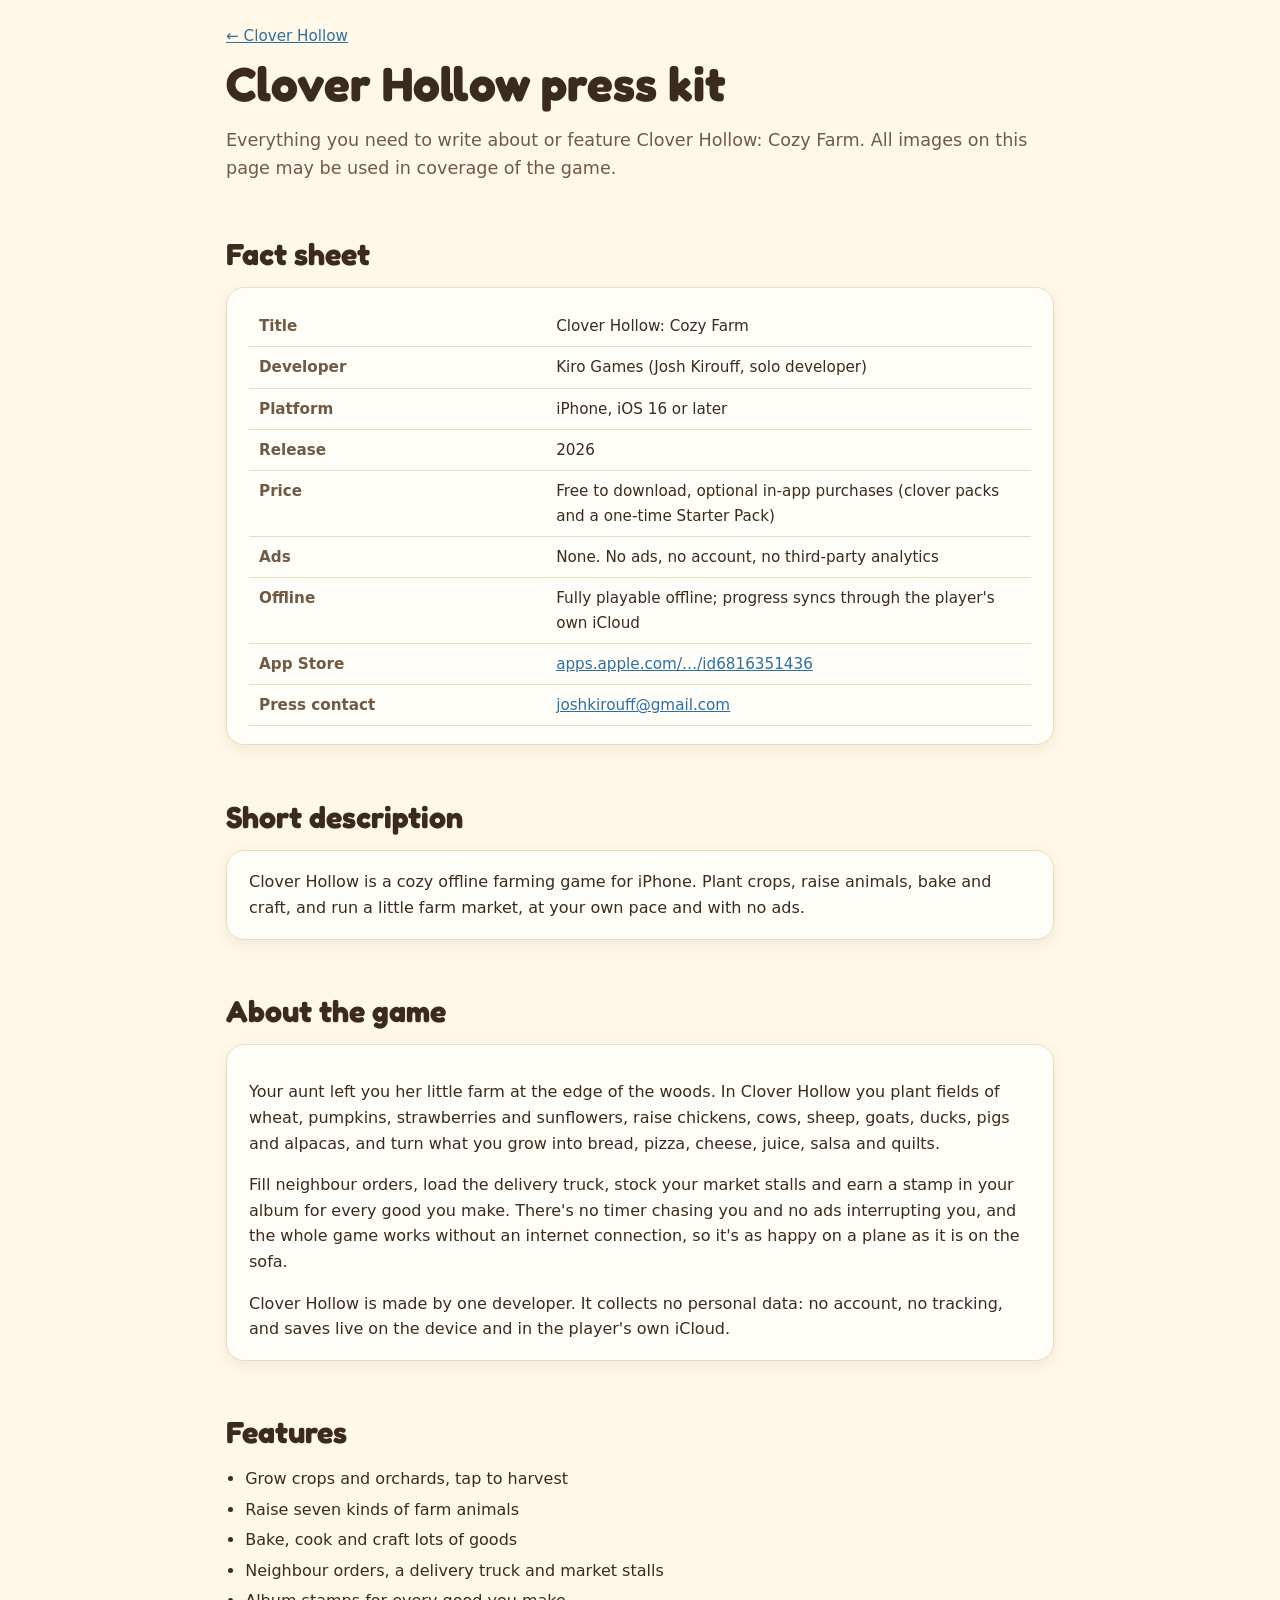
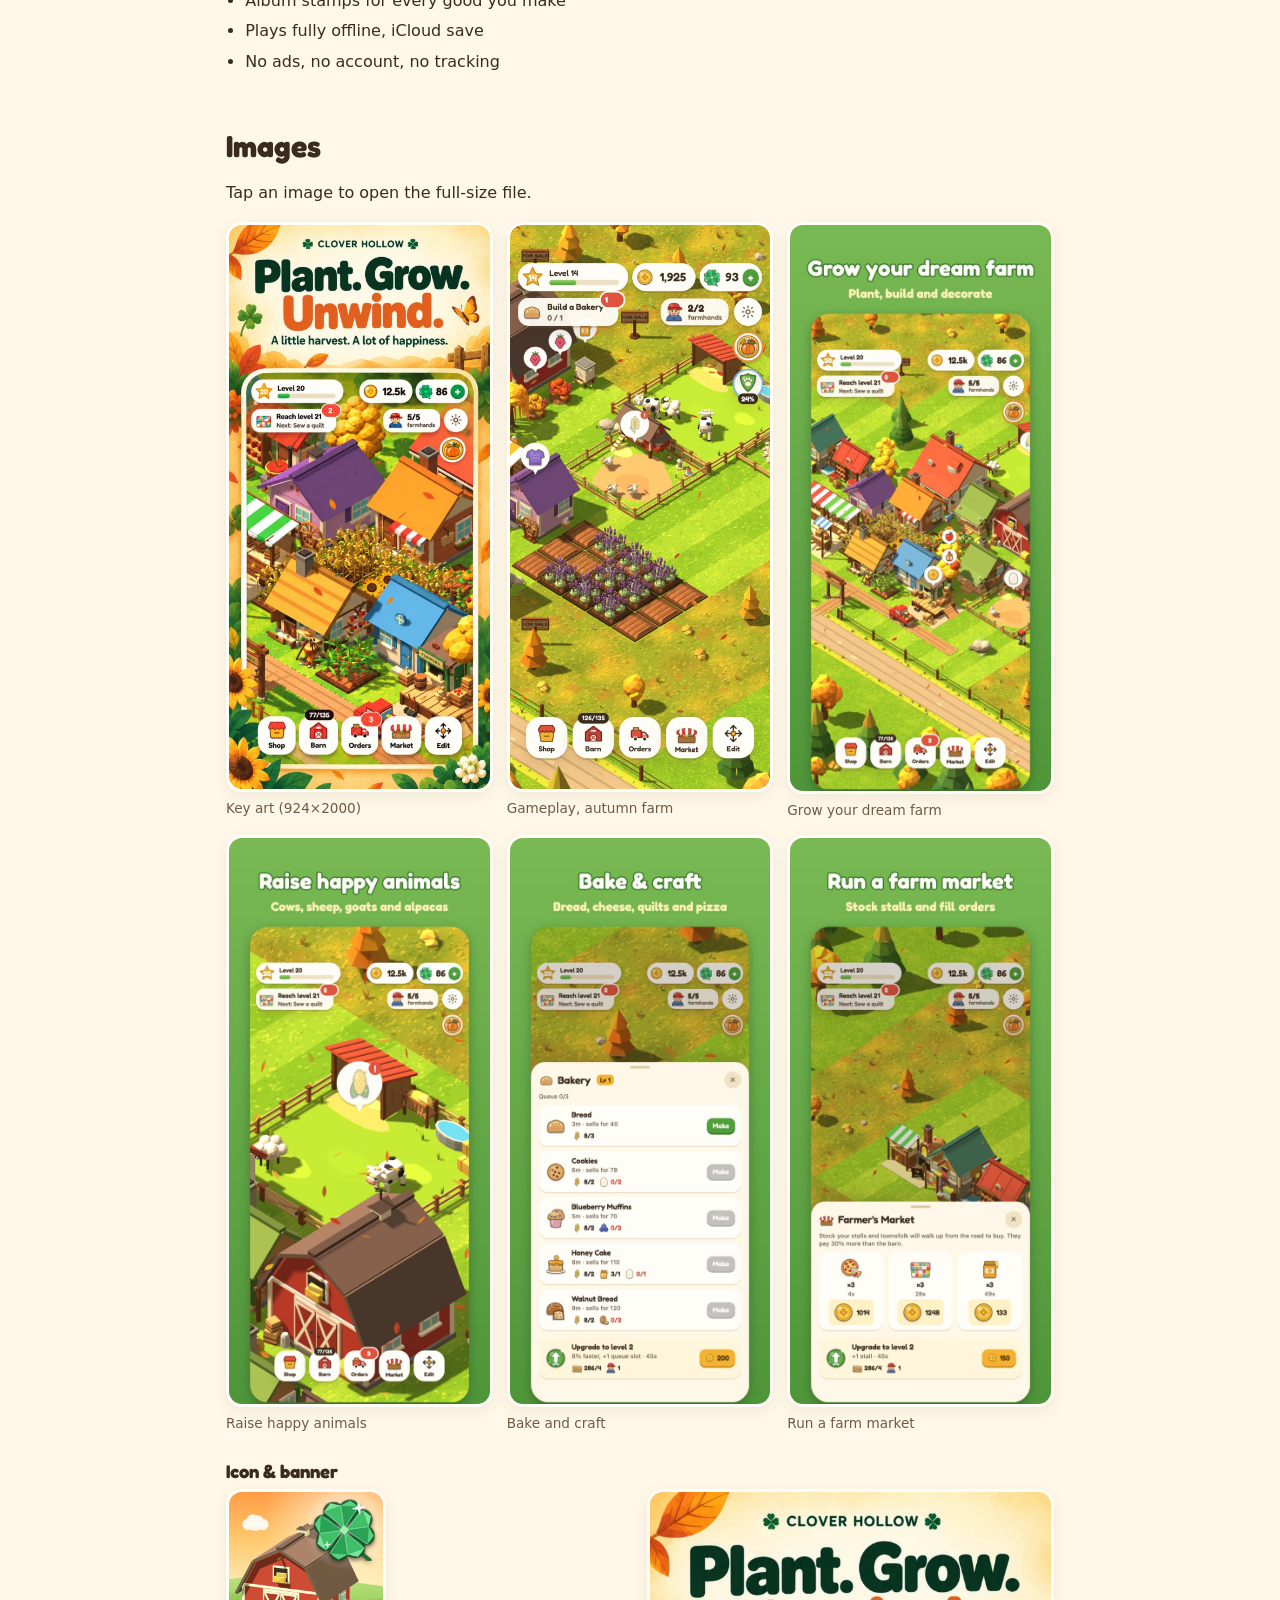
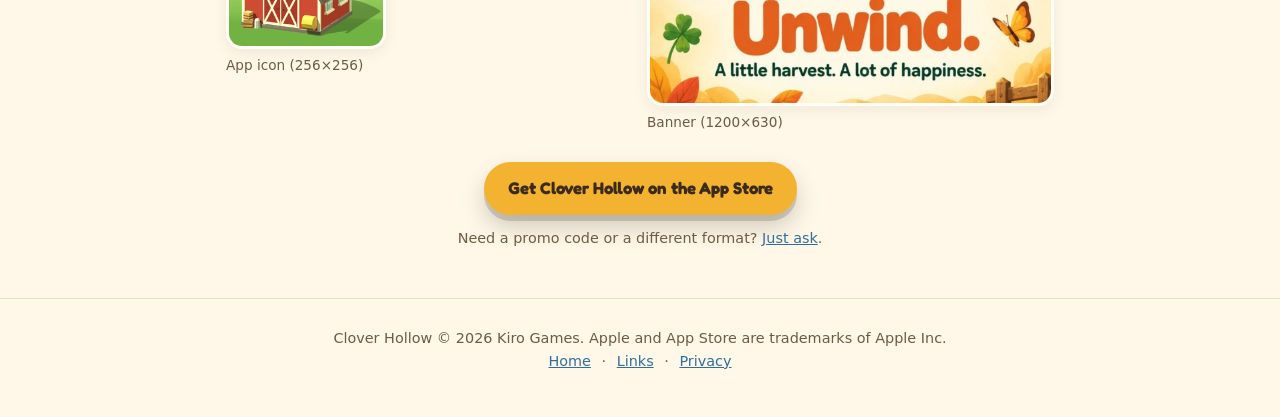
<file: press.html>
<!doctype html>
<html lang="en">
<head>
<meta charset="utf-8">
<meta name="viewport" content="width=device-width, initial-scale=1">
<title>Clover Hollow Press Kit</title>
<meta name="description" content="Press kit for Clover Hollow: Cozy Farm, an offline farming game for iPhone by Kiro Games. Fact sheet, description, screenshots, icon and contact.">
<link rel="canonical" href="https://jkingo80.github.io/cloverhollow/press.html">
<meta name="robots" content="index, follow, max-image-preview:large">
<meta property="og:type" content="website">
<meta property="og:title" content="Clover Hollow Press Kit">
<meta property="og:description" content="Fact sheet, screenshots, icon and contact for Clover Hollow: Cozy Farm on iPhone.">
<meta property="og:url" content="https://jkingo80.github.io/cloverhollow/press.html">
<meta property="og:image" content="https://jkingo80.github.io/cloverhollow/img/share.jpg">
<meta name="twitter:card" content="summary_large_image">
<meta name="theme-color" content="#4f9f3a">
<link rel="icon" type="image/png" href="img/icon.png">
<link rel="preconnect" href="https://fonts.googleapis.com">
<link rel="preconnect" href="https://fonts.gstatic.com" crossorigin>
<link href="https://fonts.googleapis.com/css2?family=Fredoka:wght@500;600;700&display=swap" rel="stylesheet">
<link rel="stylesheet" href="site.css">
<script src="go.js"></script>
</head>
<body>
<main class="wrap">
  <a class="back" href="./">← Clover Hollow</a>
  <h1>Clover Hollow press kit</h1>
  <p class="lede">Everything you need to write about or feature Clover Hollow: Cozy Farm. All images on this page may be used in coverage of the game.</p>

  <h2>Fact sheet</h2>
  <div class="card">
    <table>
      <tr><th>Title</th><td>Clover Hollow: Cozy Farm</td></tr>
      <tr><th>Developer</th><td>Kiro Games (Josh Kirouff, solo developer)</td></tr>
      <tr><th>Platform</th><td>iPhone, iOS 16 or later</td></tr>
      <tr><th>Release</th><td>2026</td></tr>
      <tr><th>Price</th><td>Free to download, optional in-app purchases (clover packs and a one-time Starter Pack)</td></tr>
      <tr><th>Ads</th><td>None. No ads, no account, no third-party analytics</td></tr>
      <tr><th>Offline</th><td>Fully playable offline; progress syncs through the player's own iCloud</td></tr>
      <tr><th>App Store</th><td><a data-ct="press" href="https://apps.apple.com/us/app/clover-hollow-cozy-farm/id6816351436">apps.apple.com/…/id6816351436</a></td></tr>
      <tr><th>Press contact</th><td><a href="mailto:joshkirouff@gmail.com?subject=Clover%20Hollow%20press">joshkirouff@gmail.com</a></td></tr>
    </table>
  </div>

  <h2>Short description</h2>
  <div class="card"><p style="margin:0">Clover Hollow is a cozy offline farming game for iPhone. Plant crops, raise animals, bake and craft, and run a little farm market, at your own pace and with no ads.</p></div>

  <h2>About the game</h2>
  <div class="card">
    <p>Your aunt left you her little farm at the edge of the woods. In Clover Hollow you plant fields of wheat, pumpkins, strawberries and sunflowers, raise chickens, cows, sheep, goats, ducks, pigs and alpacas, and turn what you grow into bread, pizza, cheese, juice, salsa and quilts.</p>
    <p>Fill neighbour orders, load the delivery truck, stock your market stalls and earn a stamp in your album for every good you make. There's no timer chasing you and no ads interrupting you, and the whole game works without an internet connection, so it's as happy on a plane as it is on the sofa.</p>
    <p style="margin-bottom:0">Clover Hollow is made by one developer. It collects no personal data: no account, no tracking, and saves live on the device and in the player's own iCloud.</p>
  </div>

  <h2>Features</h2>
  <ul class="ticks">
    <li>Grow crops and orchards, tap to harvest</li>
    <li>Raise seven kinds of farm animals</li>
    <li>Bake, cook and craft lots of goods</li>
    <li>Neighbour orders, a delivery truck and market stalls</li>
    <li>Album stamps for every good you make</li>
    <li>Plays fully offline, iCloud save</li>
    <li>No ads, no account, no tracking</li>
  </ul>

  <h2>Images</h2>
  <p>Tap an image to open the full-size file.</p>
  <div class="grid three">
    <figure><a href="img/press/poster.jpg"><img src="img/press/poster.jpg" width="924" height="2000" alt="Key art: Plant. Grow. Unwind." loading="lazy"></a><figcaption>Key art (924×2000)</figcaption></figure>
    <figure><a href="img/press/gameplay-autumn.jpg"><img src="img/press/gameplay-autumn.jpg" width="924" height="2000" alt="Gameplay: an autumn farm with lavender fields, cows, sheep and chickens" loading="lazy"></a><figcaption>Gameplay, autumn farm</figcaption></figure>
    <figure><a href="img/shot-1.jpg"><img src="img/shot-1.jpg" width="600" height="1303" alt="Screenshot: Grow your dream farm" loading="lazy"></a><figcaption>Grow your dream farm</figcaption></figure>
    <figure><a href="img/shot-3.jpg"><img src="img/shot-3.jpg" width="600" height="1303" alt="Screenshot: Raise happy animals" loading="lazy"></a><figcaption>Raise happy animals</figcaption></figure>
    <figure><a href="img/shot-4.jpg"><img src="img/shot-4.jpg" width="600" height="1303" alt="Screenshot: Bake and craft" loading="lazy"></a><figcaption>Bake and craft</figcaption></figure>
    <figure><a href="img/shot-5.jpg"><img src="img/shot-5.jpg" width="600" height="1303" alt="Screenshot: Run a farm market" loading="lazy"></a><figcaption>Run a farm market</figcaption></figure>
  </div>
  <h3>Icon &amp; banner</h3>
  <div class="grid">
    <figure><a href="img/icon.png"><img src="img/icon.png" width="256" height="256" alt="Clover Hollow app icon" loading="lazy" style="max-width:160px"></a><figcaption>App icon (256×256)</figcaption></figure>
    <figure><a href="img/share.jpg"><img src="img/share.jpg" width="1200" height="630" alt="Clover Hollow banner: Plant. Grow. Unwind." loading="lazy"></a><figcaption>Banner (1200×630)</figcaption></figure>
  </div>

  <div class="cta">
    <a class="pill" data-ct="press" href="https://apps.apple.com/us/app/clover-hollow-cozy-farm/id6816351436">Get Clover Hollow on the App Store</a>
    <p>Need a promo code or a different format? <a href="mailto:joshkirouff@gmail.com?subject=Clover%20Hollow%20press">Just ask</a>.</p>
  </div>
</main>
<footer><div class="wrap">Clover Hollow © 2026 Kiro Games. Apple and App Store are trademarks of Apple Inc.<br><nav><a href="./">Home</a> · <a href="links.html">Links</a> · <a href="privacy.html">Privacy</a></nav></div></footer>
</body>
</html>
</file>
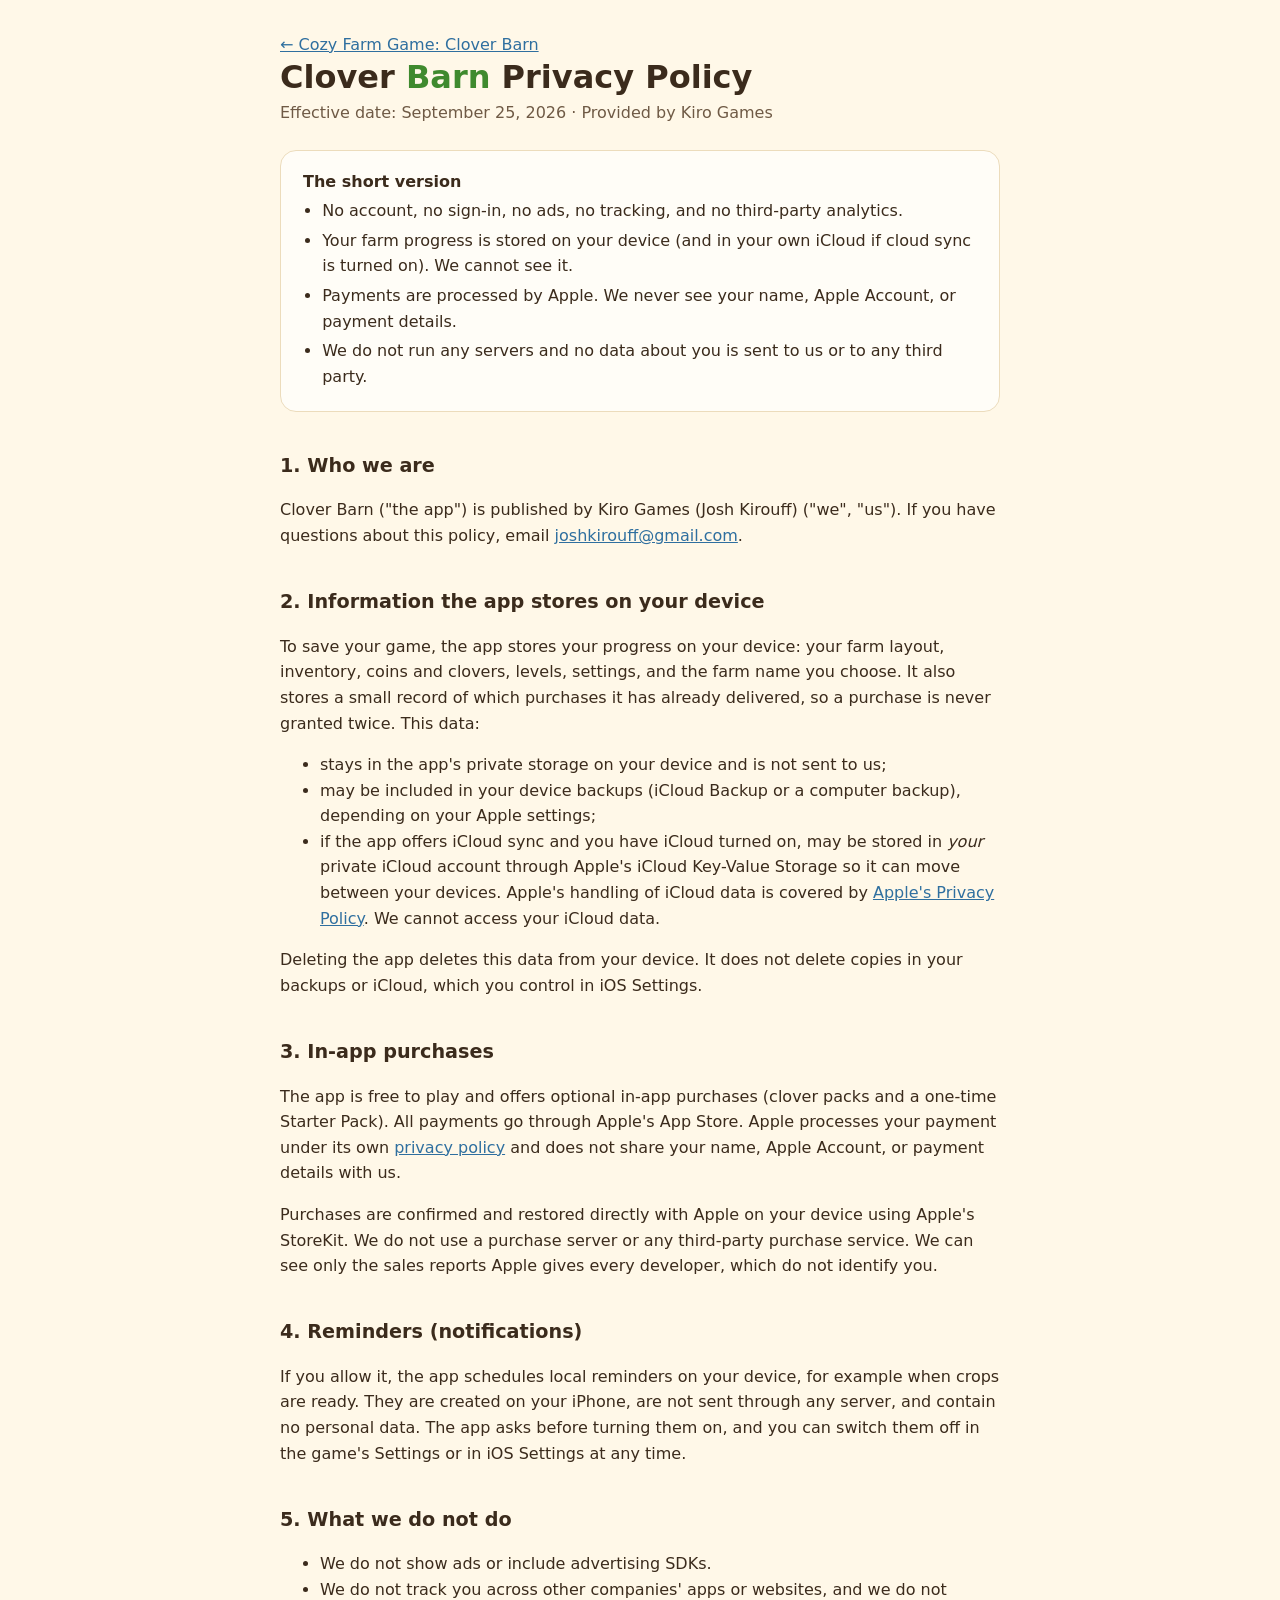
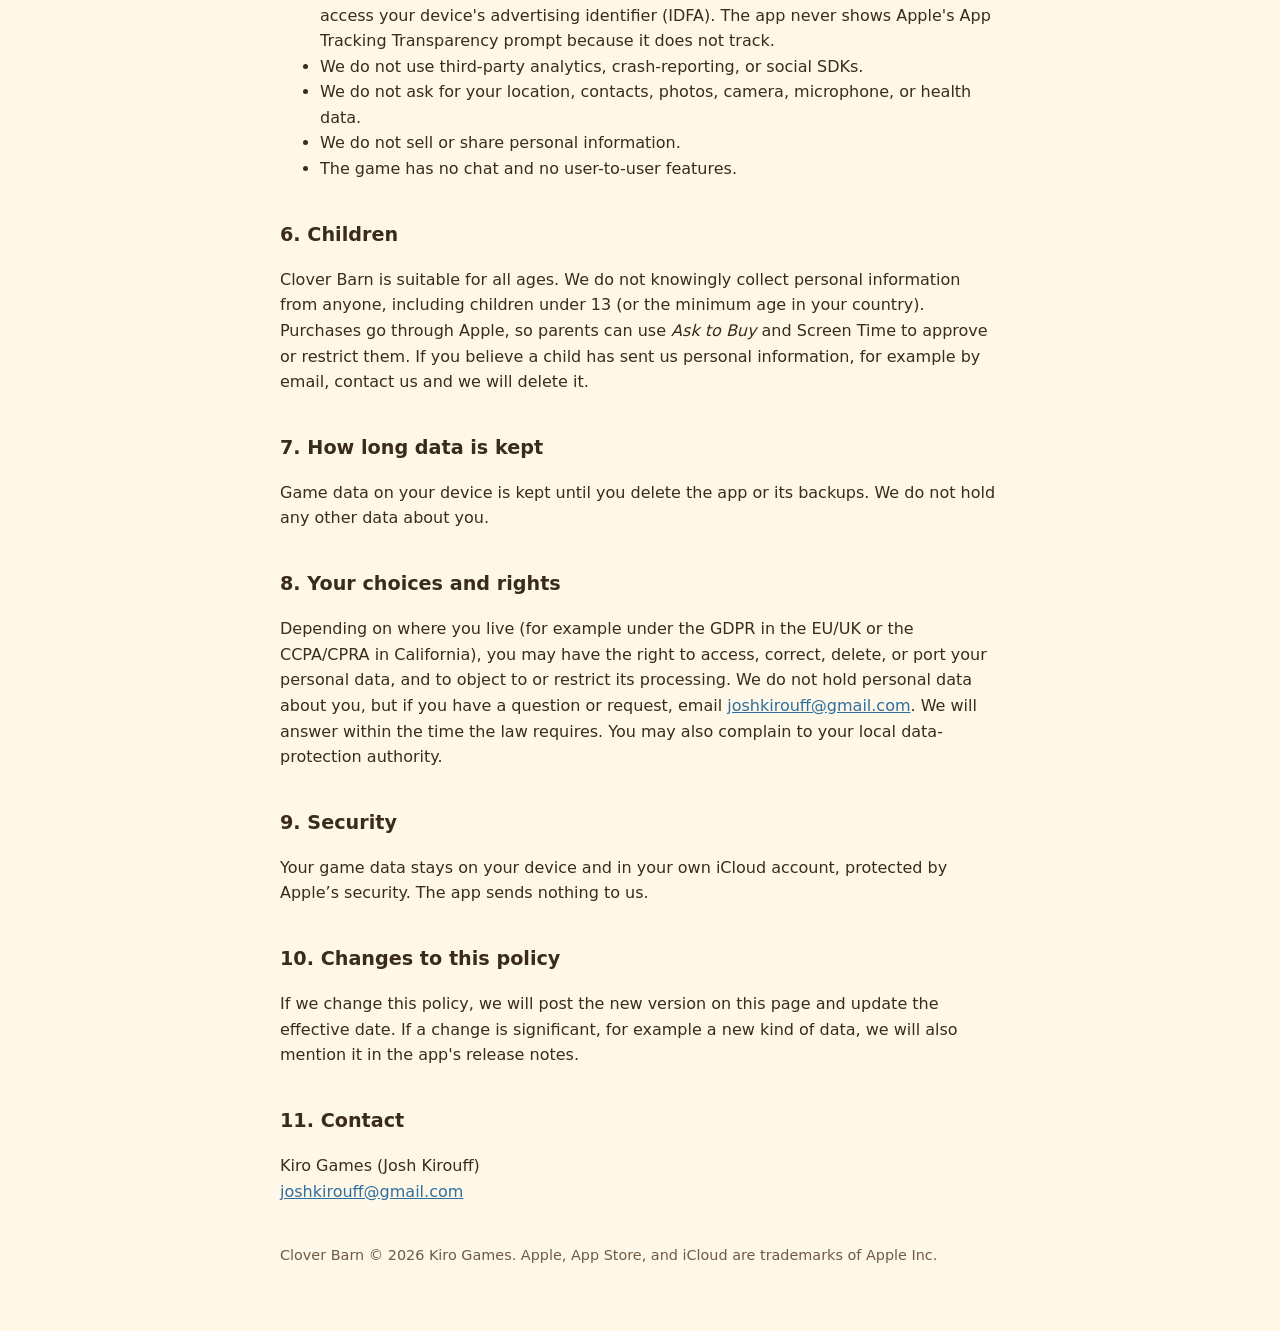
<file: privacy.html>
<!doctype html>
<html lang="en">
<head>
<meta charset="utf-8">
<meta name="viewport" content="width=device-width, initial-scale=1">
<title>Clover Barn Privacy Policy</title>
<meta name="description" content="Privacy policy for the Clover Barn iPhone game: no account, no ads, no tracking. Progress stays on your device; purchases are processed by Apple.">
<link rel="canonical" href="https://jkingo80.github.io/cloverhollow/privacy.html">
<meta name="robots" content="index, follow">
<link rel="icon" type="image/png" href="img/icon.png">
<style>
  :root { --ink:#3b2b1c; --ink2:#6f5a45; --paper:#fffdf7; --cream:#fff8e8; --line:#ecdcbc; --leaf:#3f8a2e; --link:#2f6f9f; }
  @media (prefers-color-scheme: dark) { :root { --ink:#f3ead9; --ink2:#cbbba3; --paper:#1f1b16; --cream:#29231c; --line:#4a3f31; --leaf:#8fd06b; --link:#8cc2ef; } }
  * { box-sizing: border-box; }
  body { margin: 0; background: var(--cream); color: var(--ink); font: 16px/1.6 -apple-system, BlinkMacSystemFont, "SF Pro Text", system-ui, sans-serif; }
  main { max-width: 760px; margin: 0 auto; padding: 32px 20px 64px; }
  h1 { font-size: 2rem; line-height: 1.2; margin: 0 0 4px; }
  h1 span { color: var(--leaf); }
  h2 { font-size: 1.2rem; margin: 2em 0 .4em; }
  p, li { color: var(--ink); }
  .meta { color: var(--ink2); margin: 0 0 24px; }
  .summary { background: var(--paper); border: 1px solid var(--line); border-radius: 16px; padding: 18px 22px; }
  .summary ul { margin: 0; padding-left: 1.2em; }
  .summary li { margin: .25em 0; }
  table { width: 100%; border-collapse: collapse; margin: .6em 0; font-size: .95rem; }
  th, td { text-align: left; vertical-align: top; padding: 8px 10px; border-bottom: 1px solid var(--line); }
  th { color: var(--ink2); font-weight: 600; }
  a { color: var(--link); }
  code { font: .9em ui-monospace, SFMono-Regular, Menlo, monospace; background: var(--paper); padding: 1px 5px; border-radius: 6px; border: 1px solid var(--line); }
  .ph { background: #fff1b8; color: #5a4300; padding: 0 4px; border-radius: 4px; }
  @media (prefers-color-scheme: dark) { .ph { background: #5a4a10; color: #fff1b8; } }
  footer { margin-top: 40px; color: var(--ink2); font-size: .9rem; }
</style>
</head>
<body>
<main>
  <nav><a href="./">← Cozy Farm Game: Clover Barn</a></nav>
  <h1>Clover <span>Barn</span> Privacy Policy</h1>
  <p class="meta">Effective date: September 25, 2026 · Provided by Kiro Games</p>

  <div class="summary">
    <strong>The short version</strong>
    <ul>
      <li>No account, no sign-in, no ads, no tracking, and no third-party analytics.</li>
      <li>Your farm progress is stored on your device (and in your own iCloud if cloud sync is turned on). We cannot see it.</li>
      <li>Payments are processed by Apple. We never see your name, Apple Account, or payment details.</li>
      <li>We do not run any servers and no data about you is sent to us or to any third party.</li>
    </ul>
  </div>

  <h2>1. Who we are</h2>
  <p>Clover Barn ("the app") is published by Kiro Games (Josh Kirouff) ("we", "us"). If you have questions about this policy, email <a href="mailto:joshkirouff@gmail.com">joshkirouff@gmail.com</a>.</p>

  <h2>2. Information the app stores on your device</h2>
  <p>To save your game, the app stores your progress on your device: your farm layout, inventory, coins and clovers, levels, settings, and the farm name you choose. It also stores a small record of which purchases it has already delivered, so a purchase is never granted twice. This data:</p>
  <ul>
    <li>stays in the app's private storage on your device and is not sent to us;</li>
    <li>may be included in your device backups (iCloud Backup or a computer backup), depending on your Apple settings;</li>
    <li>if the app offers iCloud sync and you have iCloud turned on, may be stored in <em>your</em> private iCloud account through Apple's iCloud Key-Value Storage so it can move between your devices. Apple's handling of iCloud data is covered by <a href="https://www.apple.com/legal/privacy/">Apple's Privacy Policy</a>. We cannot access your iCloud data.</li>
  </ul>
  <p>Deleting the app deletes this data from your device. It does not delete copies in your backups or iCloud, which you control in iOS Settings.</p>

  <h2>3. In-app purchases</h2>
  <p>The app is free to play and offers optional in-app purchases (clover packs and a one-time Starter Pack). All payments go through Apple's App Store. Apple processes your payment under its own <a href="https://www.apple.com/legal/privacy/">privacy policy</a> and does not share your name, Apple Account, or payment details with us.</p>
  <p>Purchases are confirmed and restored directly with Apple on your device using Apple's StoreKit. We do not use a purchase server or any third-party purchase service. We can see only the sales reports Apple gives every developer, which do not identify you.</p>

  <h2>4. Reminders (notifications)</h2>
  <p>If you allow it, the app schedules local reminders on your device, for example when crops are ready. They are created on your iPhone, are not sent through any server, and contain no personal data. The app asks before turning them on, and you can switch them off in the game's Settings or in iOS Settings at any time.</p>

  <h2>5. What we do not do</h2>
  <ul>
    <li>We do not show ads or include advertising SDKs.</li>
    <li>We do not track you across other companies' apps or websites, and we do not access your device's advertising identifier (IDFA). The app never shows Apple's App Tracking Transparency prompt because it does not track.</li>
    <li>We do not use third-party analytics, crash-reporting, or social SDKs.</li>
    <li>We do not ask for your location, contacts, photos, camera, microphone, or health data.</li>
    <li>We do not sell or share personal information.</li>
    <li>The game has no chat and no user-to-user features.</li>
  </ul>

  <h2>6. Children</h2>
  <p>Clover Barn is suitable for all ages. We do not knowingly collect personal information from anyone, including children under 13 (or the minimum age in your country). Purchases go through Apple, so parents can use <em>Ask to Buy</em> and Screen Time to approve or restrict them. If you believe a child has sent us personal information, for example by email, contact us and we will delete it.</p>

  <h2>7. How long data is kept</h2>
  <p>Game data on your device is kept until you delete the app or its backups. We do not hold any other data about you.</p>

  <h2>8. Your choices and rights</h2>
  <p>Depending on where you live (for example under the GDPR in the EU/UK or the CCPA/CPRA in California), you may have the right to access, correct, delete, or port your personal data, and to object to or restrict its processing. We do not hold personal data about you, but if you have a question or request, email <a href="mailto:joshkirouff@gmail.com">joshkirouff@gmail.com</a>. We will answer within the time the law requires. You may also complain to your local data-protection authority.</p>

  <h2>9. Security</h2>
  <p>Your game data stays on your device and in your own iCloud account, protected by Apple’s security. The app sends nothing to us.</p>

  <h2>10. Changes to this policy</h2>
  <p>If we change this policy, we will post the new version on this page and update the effective date. If a change is significant, for example a new kind of data, we will also mention it in the app's release notes.</p>

  <h2>11. Contact</h2>
  <p>Kiro Games (Josh Kirouff)<br><a href="mailto:joshkirouff@gmail.com">joshkirouff@gmail.com</a></p>

  <footer>Clover Barn © 2026 Kiro Games. Apple, App Store, and iCloud are trademarks of Apple Inc.</footer>
</main>
</body>
</html>
</file>
<file: site.css>
/* Shared styles for the secondary pages (links, press kit, guides).
   Tokens match index.html so every page reads as one site. */
:root {
  --leaf: #4f9f3a;
  --leaf-deep: #347a25;
  --leaf-soft: #e4f1dc;
  --cream: #fff8e8;
  --paper: #fffdf7;
  --gold: #f3b330;
  --gold-soft: #fff1c8;
  --ink: #3b2b1c;
  --ink2: #6f5a45;
  --line: #ecdcbc;
  --link: #2f6f9f;
  --shadow: 0 10px 30px rgba(59, 43, 28, .10);
  --shadow-sm: 0 4px 14px rgba(59, 43, 28, .08);
}
@media (prefers-color-scheme: dark) {
  :root {
    --leaf: #6fbf58;
    --leaf-deep: #4f9f3a;
    --leaf-soft: #22301c;
    --cream: #1c1813;
    --paper: #27211a;
    --gold-soft: #4a3910;
    --ink: #f3ead9;
    --ink2: #cbbba3;
    --line: #46392b;
    --link: #8cc2ef;
    --shadow: 0 10px 30px rgba(0, 0, 0, .35);
    --shadow-sm: 0 4px 14px rgba(0, 0, 0, .3);
  }
}
* { box-sizing: border-box; }
html { -webkit-text-size-adjust: 100%; }
body {
  margin: 0;
  background: var(--cream);
  color: var(--ink);
  font: 16px/1.6 -apple-system, BlinkMacSystemFont, "SF Pro Text", system-ui, sans-serif;
  overflow-x: hidden;
}
img { display: block; max-width: 100%; height: auto; }
a { color: var(--link); }
h1, h2, h3 { font-family: "Fredoka", -apple-system, system-ui, sans-serif; font-weight: 700; line-height: 1.15; }
h1 { font-size: clamp(2rem, 4vw + 1rem, 3rem); margin: 0 0 .3em; }
h2 { font-size: clamp(1.4rem, 1.6vw + 1rem, 1.9rem); margin: 1.8em 0 .5em; }
h3 { font-size: 1.15rem; margin: 1.4em 0 .4em; }
.wrap { max-width: 860px; margin: 0 auto; padding: 0 16px; }
.back { display: inline-block; margin: 24px 0 8px; font-size: .95rem; }
.lede { font-size: 1.1rem; color: var(--ink2); margin: 0 0 1.2em; }
.card {
  background: var(--paper);
  border: 1px solid var(--line);
  border-radius: 18px;
  padding: 18px 22px;
  box-shadow: var(--shadow-sm);
  margin: 0 0 14px;
}
.pill {
  display: inline-flex; align-items: center; justify-content: center; gap: 10px;
  background: var(--gold);
  color: #3b2b1c;
  font-family: "Fredoka", -apple-system, system-ui, sans-serif;
  font-weight: 700;
  font-size: 1.05rem;
  padding: 13px 24px;
  border-radius: 999px;
  box-shadow: 0 6px 0 rgba(0, 0, 0, .14), 0 12px 24px rgba(0, 0, 0, .18);
  text-decoration: none;
}
.cta { text-align: center; margin: 28px 0; }
.cta p { color: var(--ink2); font-size: .9rem; margin: 12px 0 0; }
.grid { display: grid; gap: 14px; grid-template-columns: repeat(2, minmax(0, 1fr)); }
@media (min-width: 720px) { .grid.three { grid-template-columns: repeat(3, minmax(0, 1fr)); } }
.grid figure { margin: 0; }
.grid img { border-radius: 16px; border: 3px solid var(--paper); box-shadow: var(--shadow-sm); }
.grid figcaption { font-size: .85rem; color: var(--ink2); margin-top: 6px; }
table { width: 100%; border-collapse: collapse; font-size: .95rem; }
th, td { text-align: left; vertical-align: top; padding: 8px 10px; border-bottom: 1px solid var(--line); }
td { overflow-wrap: anywhere; }
th { color: var(--ink2); font-weight: 600; width: 38%; }
ul.ticks { padding-left: 1.2em; }
ul.ticks li { margin: .3em 0; }
footer {
  border-top: 1px solid var(--line);
  margin-top: 48px;
  padding: 28px 0 44px;
  color: var(--ink2);
  font-size: .9rem;
  text-align: center;
}
footer nav a { margin: 0 6px; }
</file>
